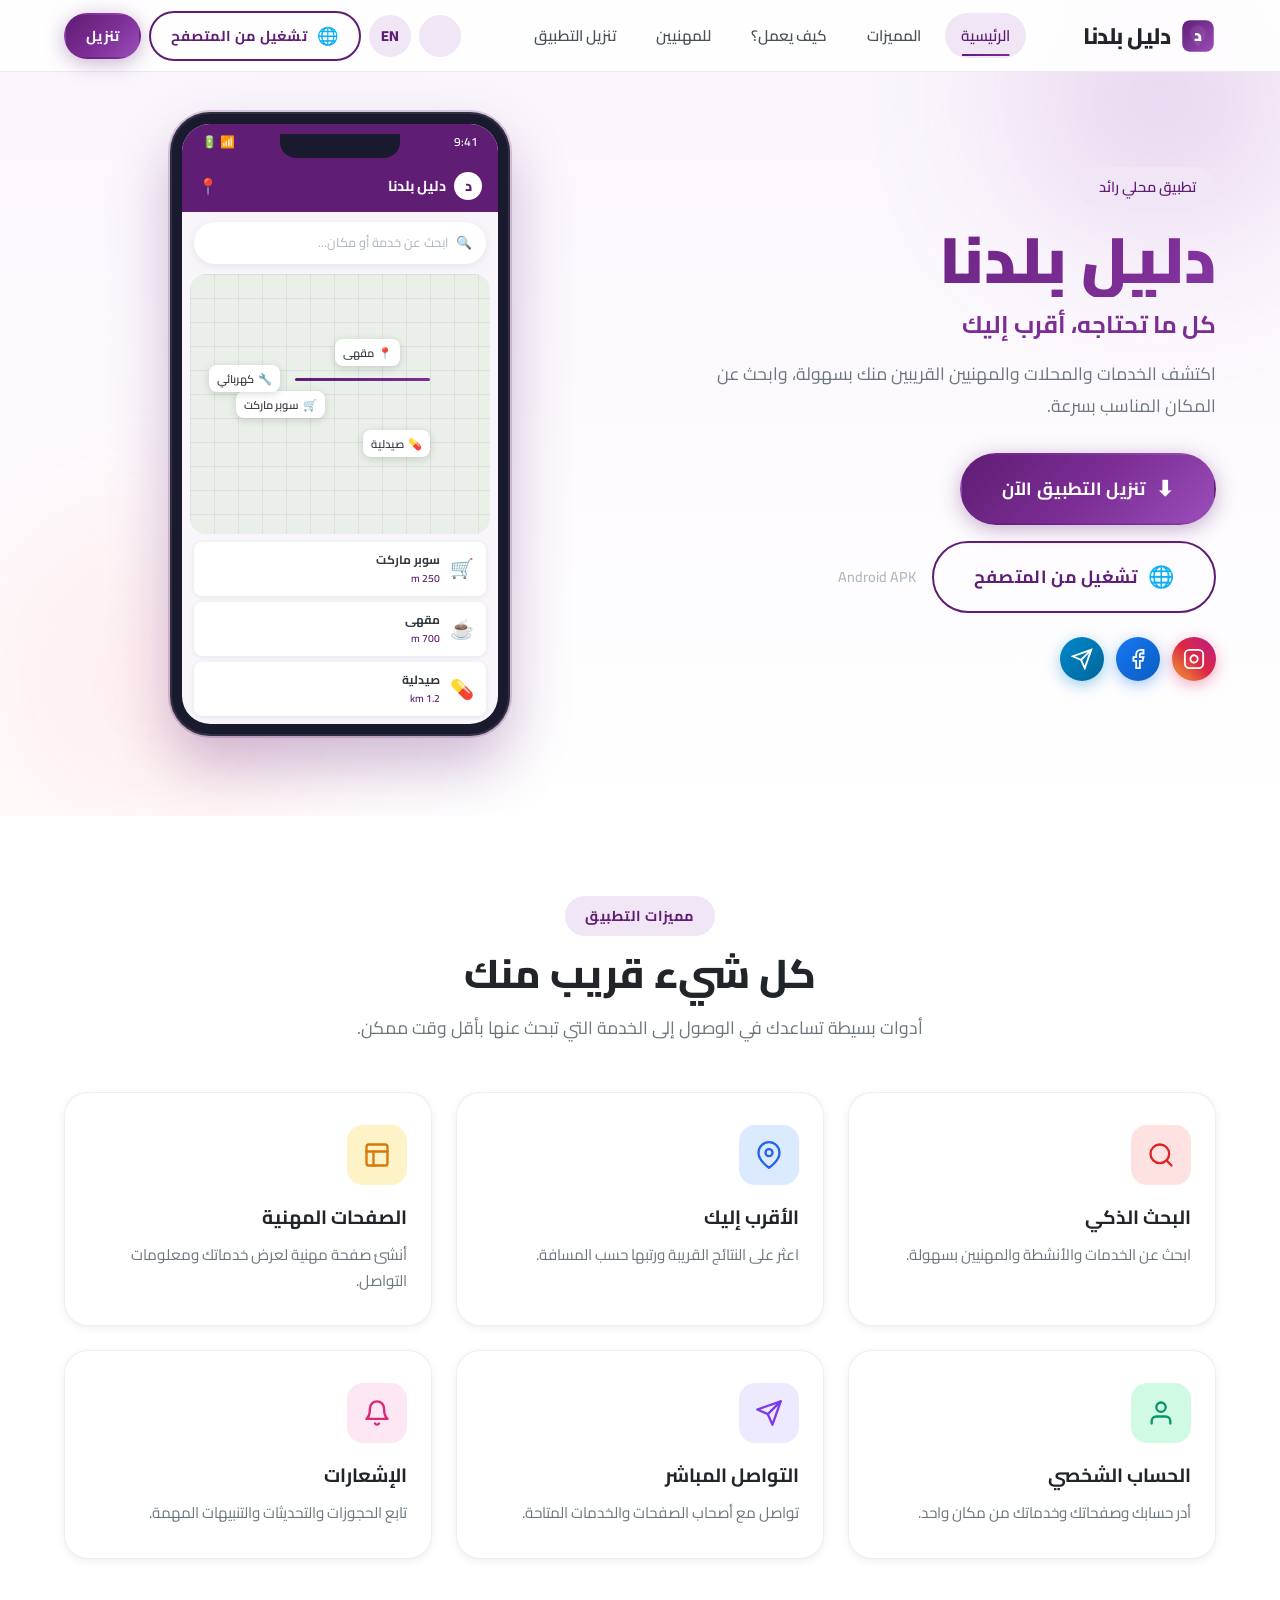
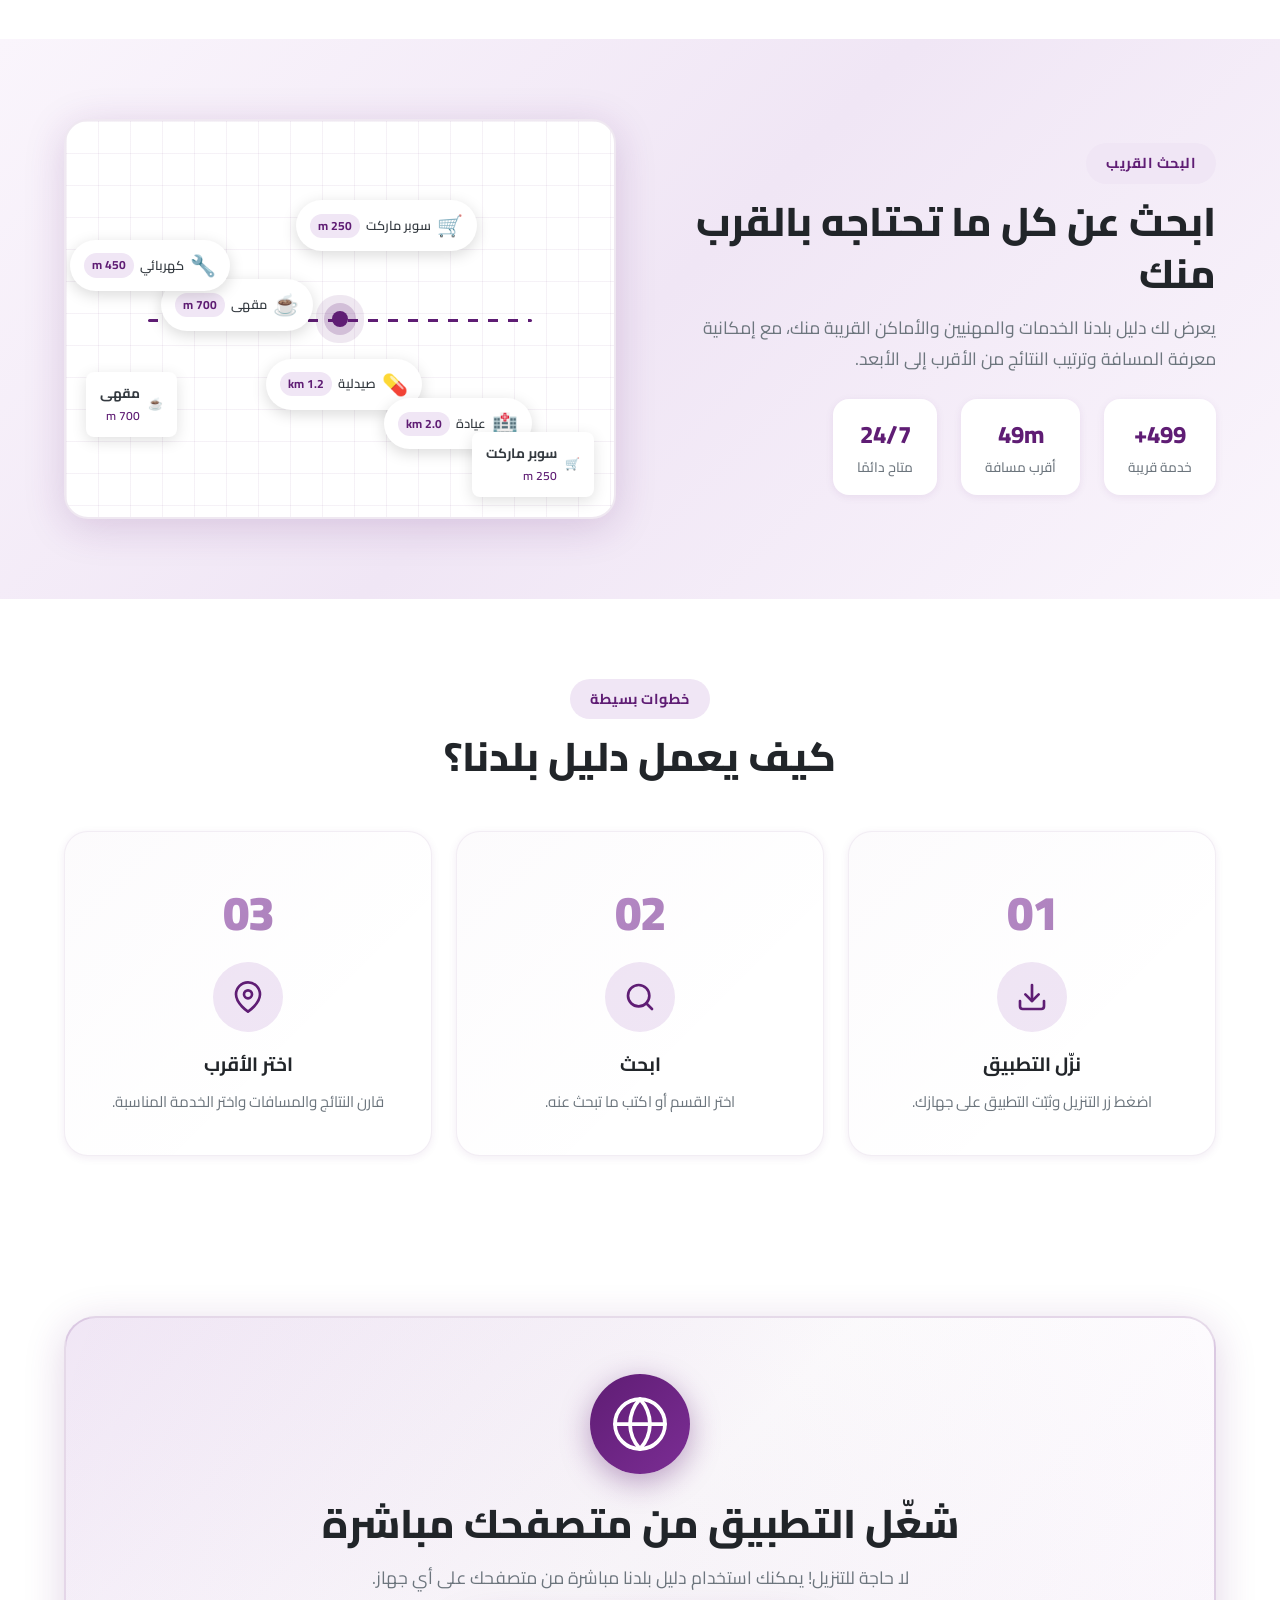
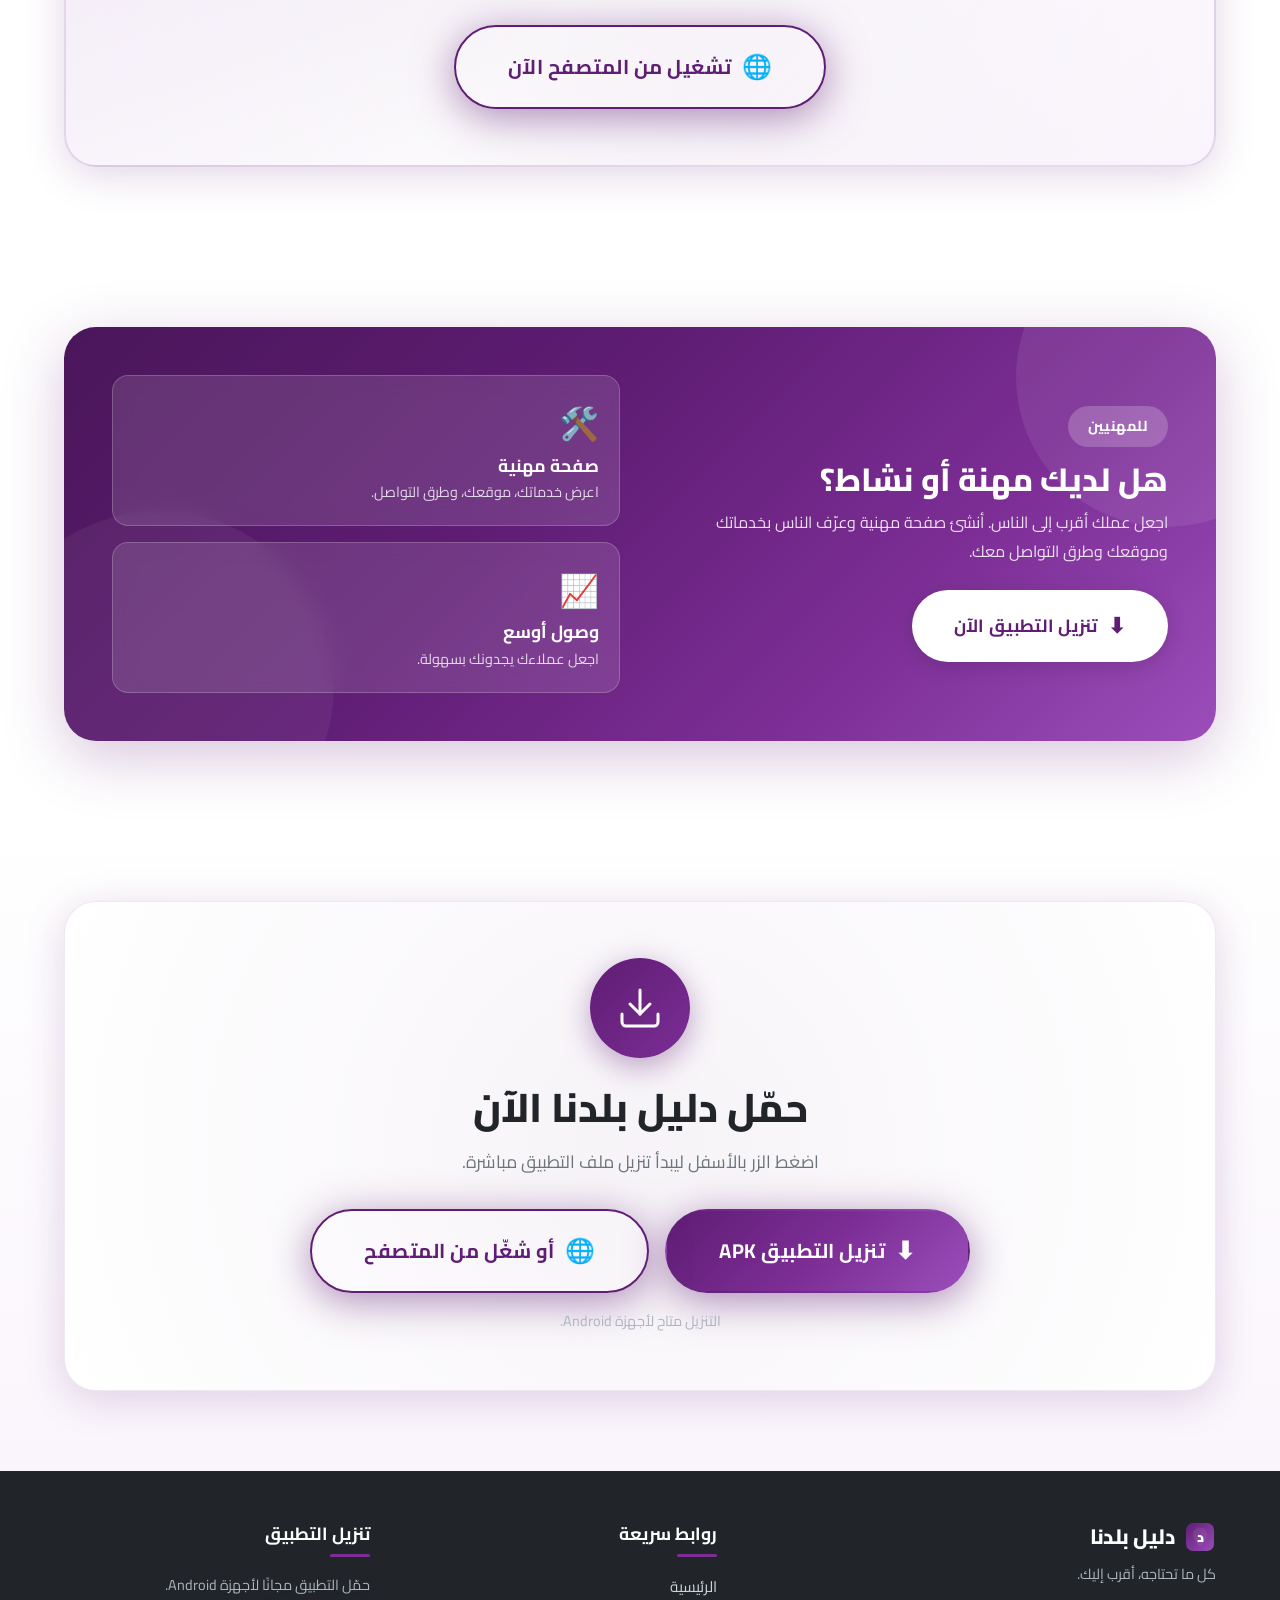
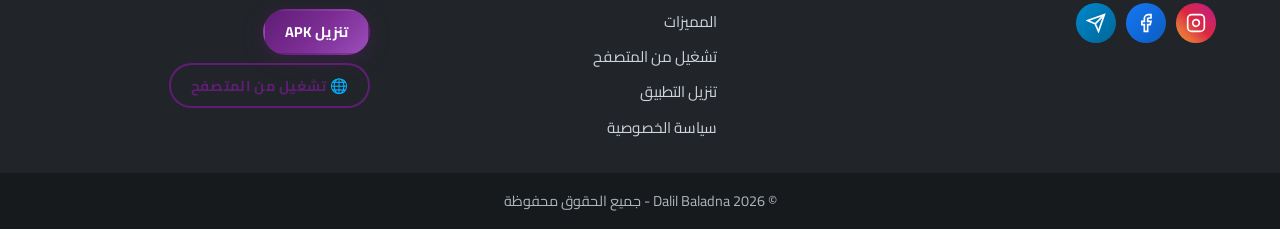
<file: index.html>
<!DOCTYPE html>
<html lang="ar" dir="rtl">
<head>
    <meta charset="UTF-8">
    <meta name="viewport" content="width=device-width, initial-scale=1.0">
    <title>دليل بلدنا | Dalil Baladna</title>
    <meta name="description" content="دليل بلدنا - منصة محلية للعثور على الخدمات والمحلات والمهنيين القريبين منك بسهولة.">
    <meta name="theme-color" content="#5f1d74">
    <meta property="og:title" content="دليل بلدنا | Dalil Baladna">
    <meta property="og:description" content="دليل بلدنا - منصة محلية للعثور على الخدمات والمحلات والمهنيين القريبين منك بسهولة.">
    <meta property="og:type" content="website">
    <meta property="og:url" content="https://dalilbaladna.github.io/dalil_baladna/">
    <meta property="og:image" content="favicon.svg">
    <link rel="icon" type="image/svg+xml" href="favicon.svg">
    <link rel="preconnect" href="https://fonts.googleapis.com">
    <link rel="preconnect" href="https://fonts.gstatic.com" crossorigin>
    <link href="https://fonts.googleapis.com/css2?family=Cairo:wght@300;400;500;600;700;800;900&family=Tajawal:wght@300;400;500;700;800&display=swap" rel="stylesheet">
    <link rel="stylesheet" href="style.css">
</head>
<body>

    <!-- Header / Navigation -->
    <header class="site-header" id="siteHeader">
        <nav class="container nav-container">
            <a href="#home" class="logo" aria-label="دليل بلدنا">
                <span class="logo-icon">
                    <svg width="36" height="36" viewBox="0 0 64 64" fill="none" xmlns="http://www.w3.org/2000/svg">
                        <defs>
                            <linearGradient id="logoGrad" x1="0%" y1="0%" x2="100%" y2="100%">
                                <stop offset="0%" style="stop-color:#5f1d74"/>
                                <stop offset="100%" style="stop-color:#9b4dba"/>
                            </linearGradient>
                        </defs>
                        <rect x="4" y="4" width="56" height="56" rx="14" fill="url(#logoGrad)"/>
                        <path d="M32 13 C24 13 18 19 18 27 C18 38 32 51 32 51 C32 51 46 38 46 27 C46 19 40 13 32 13Z" fill="rgba(255,255,255,0.08)"/>
                        <text x="32" y="41" text-anchor="middle" font-size="28" font-weight="900" fill="white" font-family="Cairo, sans-serif">د</text>
                    </svg>
                </span>
                <span class="logo-text" data-i18n="nav.logo">دليل بلدنا</span>
            </a>
            <ul class="nav-links" id="navLinks">
                <li><a href="#home" data-i18n="nav.home">الرئيسية</a></li>
                <li><a href="#features" data-i18n="nav.features">المميزات</a></li>
                <li><a href="#how-it-works" data-i18n="nav.how">كيف يعمل؟</a></li>
                <li><a href="#professionals" data-i18n="nav.professionals">للمهنيين</a></li>
                <li><a href="#download" data-i18n="nav.download">تنزيل التطبيق</a></li>
            </ul>
            <div class="nav-actions">
                <!-- زر الوضع الليلي -->
                <button class="theme-toggle" id="themeToggle" aria-label="Toggle dark mode">
                    <span class="theme-icon-dark">
                        <svg width="20" height="20" viewBox="0 0 24 24" fill="none" stroke="currentColor" stroke-width="2" stroke-linecap="round" stroke-linejoin="round">
                            <path d="M21 12.79A9 9 0 1 1 11.21 3 7 7 0 0 0 21 12.79z"/>
                        </svg>
                    </span>
                    <span class="theme-icon-light">
                        <svg width="20" height="20" viewBox="0 0 24 24" fill="none" stroke="currentColor" stroke-width="2" stroke-linecap="round" stroke-linejoin="round">
                            <circle cx="12" cy="12" r="5"/>
                            <line x1="12" y1="1" x2="12" y2="3"/>
                            <line x1="12" y1="21" x2="12" y2="23"/>
                            <line x1="4.22" y1="4.22" x2="5.64" y2="5.64"/>
                            <line x1="18.36" y1="18.36" x2="19.78" y2="19.78"/>
                            <line x1="1" y1="12" x2="3" y2="12"/>
                            <line x1="21" y1="12" x2="23" y2="12"/>
                            <line x1="4.22" y1="19.78" x2="5.64" y2="18.36"/>
                            <line x1="18.36" y1="5.64" x2="19.78" y2="4.22"/>
                        </svg>
                    </span>
                </button>
                <button class="lang-toggle" id="langToggle" aria-label="Change language">EN</button>
                <!-- زر تشغيل من المتصفح في الهيدر -->
                <a href="https://dalil-baladna.web.app" target="_blank" rel="noopener" class="btn btn-outline btn-sm nav-web-btn">
                    <span class="btn-icon">🌐</span>
                    <span data-i18n="nav.webApp">تشغيل من المتصفح</span>
                </a>
                <a href="https://github.com/dalilbaladna/dalilbaladna/releases/latest/download/dalil_baladna.apk" class="btn btn-primary btn-sm nav-download-btn" download data-i18n="nav.downloadBtn">تنزيل</a>
                <button class="hamburger" id="hamburger" aria-label="Toggle menu" aria-expanded="false">
                    <span></span><span></span><span></span>
                </button>
            </div>
        </nav>
    </header>

    <!-- Mobile Menu -->
    <div class="mobile-menu" id="mobileMenu">
        <ul>
            <li><a href="#home" data-i18n="nav.home">الرئيسية</a></li>
            <li><a href="#features" data-i18n="nav.features">المميزات</a></li>
            <li><a href="#how-it-works" data-i18n="nav.how">كيف يعمل؟</a></li>
            <li><a href="#professionals" data-i18n="nav.professionals">للمهنيين</a></li>
            <li><a href="#download" data-i18n="nav.download">تنزيل التطبيق</a></li>
            <li><a href="privacy-policy.html" data-i18n="nav.privacy">سياسة الخصوصية</a></li>
        </ul>
        <!-- زر تشغيل من المتصفح في القائمة الجانبية -->
        <a href="https://dalil-baladna.web.app" target="_blank" rel="noopener" class="btn btn-outline btn-block">
            <span class="btn-icon">🌐</span>
            <span data-i18n="nav.webApp">تشغيل من المتصفح</span>
        </a>
        <!-- أيقونات التواصل في القائمة الجانبية -->
        <div class="mobile-social-links">
            <a href="https://www.instagram.com/dalil_baladna?igsh=eHdxdWJkdHBzbTh5" target="_blank" rel="noopener" aria-label="Instagram">
                <svg width="22" height="22" viewBox="0 0 24 24" fill="none" stroke="currentColor" stroke-width="2"><rect x="2" y="2" width="20" height="20" rx="5"/><path d="M16 11.37A4 4 0 1 1 12.63 8 4 4 0 0 1 16 11.37z"/><line x1="17.5" y1="6.5" x2="17.51" y2="6.5"/></svg>
            </a>
            <a href="https://www.facebook.com/profile.php?id=61593283959326" target="_blank" rel="noopener" aria-label="Facebook">
                <svg width="22" height="22" viewBox="0 0 24 24" fill="none" stroke="currentColor" stroke-width="2"><path d="M18 2h-3a5 5 0 0 0-5 5v3H7v4h3v8h4v-8h3l1-4h-4V7a1 1 0 0 1 1-1h3z"/></svg>
            </a>
            <a href="https://t.me/boost/dalilbaladna" target="_blank" rel="noopener" aria-label="Telegram">
                <svg width="22" height="22" viewBox="0 0 24 24" fill="none" stroke="currentColor" stroke-width="2"><line x1="22" y1="2" x2="11" y2="13"/><polygon points="22 2 15 22 11 13 2 9 22 2"/></svg>
            </a>
        </div>
        <a href="https://github.com/dalilbaladna/dalilbaladna/releases/latest/download/dalil_baladna.apk" class="btn btn-primary btn-block" download data-i18n="nav.downloadBtn">تنزيل التطبيق</a>
    </div>

    <!-- Hero Section -->
    <section class="hero" id="home">
        <div class="hero-bg-shape hero-bg-1"></div>
        <div class="hero-bg-shape hero-bg-2"></div>
        <div class="container hero-container">
            <div class="hero-content">
                <span class="hero-badge" data-i18n="hero.badge">تطبيق محلي رائد</span>
                <h1 class="hero-title">
                    <span data-i18n="hero.title">دليل بلدنا</span>
                </h1>
                <p class="hero-subtitle" data-i18n="hero.subtitle">كل ما تحتاجه، أقرب إليك</p>
                <p class="hero-text" data-i18n="hero.text">اكتشف الخدمات والمحلات والمهنيين القريبين منك بسهولة، وابحث عن المكان المناسب بسرعة.</p>
                <div class="hero-actions">
                    <a href="https://github.com/dalilbaladna/dalilbaladna/releases/latest/download/dalil_baladna.apk" class="btn btn-primary btn-lg" download>
                        <span class="btn-icon">⬇</span>
                        <span data-i18n="hero.downloadBtn">تنزيل التطبيق الآن</span>
                    </a>
                    <a href="https://dalil-baladna.web.app" target="_blank" rel="noopener" class="btn btn-outline btn-lg">
                        <span class="btn-icon">🌐</span>
                        <span data-i18n="hero.webAppBtn">تشغيل من المتصفح</span>
                    </a>
                    <span class="hero-apk-label" data-i18n="hero.apkLabel">Android APK</span>
                </div>
                <!-- أيقونات التواصل في قسم الهيرو -->
                <div class="hero-social-links">
                    <a href="https://www.instagram.com/dalil_baladna?igsh=eHdxdWJkdHBzbTh5" target="_blank" rel="noopener" class="social-btn social-instagram" aria-label="Instagram">
                        <svg width="22" height="22" viewBox="0 0 24 24" fill="none" stroke="currentColor" stroke-width="2"><rect x="2" y="2" width="20" height="20" rx="5"/><path d="M16 11.37A4 4 0 1 1 12.63 8 4 4 0 0 1 16 11.37z"/><line x1="17.5" y1="6.5" x2="17.51" y2="6.5"/></svg>
                        <span class="social-tooltip" data-i18n="social.instagram">انستغرام</span>
                    </a>
                    <a href="https://www.facebook.com/profile.php?id=61593283959326" target="_blank" rel="noopener" class="social-btn social-facebook" aria-label="Facebook">
                        <svg width="22" height="22" viewBox="0 0 24 24" fill="none" stroke="currentColor" stroke-width="2"><path d="M18 2h-3a5 5 0 0 0-5 5v3H7v4h3v8h4v-8h3l1-4h-4V7a1 1 0 0 1 1-1h3z"/></svg>
                        <span class="social-tooltip" data-i18n="social.facebook">فيسبوك</span>
                    </a>
                    <a href="https://t.me/boost/dalilbaladna" target="_blank" rel="noopener" class="social-btn social-telegram" aria-label="Telegram">
                        <svg width="22" height="22" viewBox="0 0 24 24" fill="none" stroke="currentColor" stroke-width="2"><line x1="22" y1="2" x2="11" y2="13"/><polygon points="22 2 15 22 11 13 2 9 22 2"/></svg>
                        <span class="social-tooltip" data-i18n="social.telegram">تيليغرام</span>
                    </a>
                </div>
            </div>
            <div class="hero-phone-wrapper">
                <div class="phone-mockup animate-float">
                    <div class="phone-frame">
                        <div class="phone-notch"></div>
                        <div class="phone-screen">
                            <div class="phone-status-bar">
                                <span class="phone-time">9:41</span>
                                <span class="phone-icons">📶 🔋</span>
                            </div>
                            <div class="phone-app-header">
                                <span class="phone-app-logo">د</span>
                                <span class="phone-app-name" data-i18n="phone.appName">دليل بلدنا</span>
                                <span class="phone-app-location">📍</span>
                            </div>
                            <div class="phone-search-bar">
                                <span>🔍</span>
                                <span data-i18n="phone.searchPlaceholder">ابحث عن خدمة أو مكان...</span>
                            </div>
                            <div class="phone-map">
                                <div class="phone-map-grid"></div>
                                <div class="phone-pin" style="top: 25%; right: 30%;">
                                    <span>📍</span>
                                    <span class="pin-label">مقهى</span>
                                </div>
                                <div class="phone-pin" style="top: 45%; right: 55%;">
                                    <span>🛒</span>
                                    <span class="pin-label">سوبر ماركت</span>
                                </div>
                                <div class="phone-pin" style="top: 60%; right: 20%;">
                                    <span>💊</span>
                                    <span class="pin-label">صيدلية</span>
                                </div>
                                <div class="phone-pin" style="top: 35%; right: 70%;">
                                    <span>🔧</span>
                                    <span class="pin-label">كهربائي</span>
                                </div>
                                <div class="phone-route-line"></div>
                            </div>
                            <div class="phone-nearby">
                                <div class="phone-nearby-card">
                                    <span class="nearby-icon">🛒</span>
                                    <div class="nearby-info">
                                        <strong data-i18n="phone.nearby1">سوبر ماركت</strong>
                                        <span class="nearby-distance">250 m</span>
                                    </div>
                                </div>
                                <div class="phone-nearby-card">
                                    <span class="nearby-icon">☕</span>
                                    <div class="nearby-info">
                                        <strong data-i18n="phone.nearby2">مقهى</strong>
                                        <span class="nearby-distance">700 m</span>
                                    </div>
                                </div>
                                <div class="phone-nearby-card">
                                    <span class="nearby-icon">💊</span>
                                    <div class="nearby-info">
                                        <strong data-i18n="phone.nearby3">صيدلية</strong>
                                        <span class="nearby-distance">1.2 km</span>
                                    </div>
                                </div>
                            </div>
                        </div>
                    </div>
                </div>
            </div>
        </div>
    </section>

    <!-- Features Section -->
    <section class="features-section" id="features">
        <div class="container">
            <div class="section-header">
                <span class="section-badge" data-i18n="features.badge">مميزات التطبيق</span>
                <h2 class="section-title" data-i18n="features.title">كل شيء قريب منك</h2>
                <p class="section-desc" data-i18n="features.desc">أدوات بسيطة تساعدك في الوصول إلى الخدمة التي تبحث عنها بأقل وقت ممكن.</p>
            </div>
            <div class="features-grid">
                <div class="feature-card" data-animate>
                    <div class="feature-icon feature-icon-1">
                        <svg width="28" height="28" viewBox="0 0 24 24" fill="none" stroke="currentColor" stroke-width="2" stroke-linecap="round" stroke-linejoin="round"><circle cx="11" cy="11" r="8"/><line x1="21" y1="21" x2="16.65" y2="16.65"/></svg>
                    </div>
                    <h3 data-i18n="features.f1.title">البحث الذكي</h3>
                    <p data-i18n="features.f1.desc">ابحث عن الخدمات والأنشطة والمهنيين بسهولة.</p>
                </div>
                <div class="feature-card" data-animate>
                    <div class="feature-icon feature-icon-2">
                        <svg width="28" height="28" viewBox="0 0 24 24" fill="none" stroke="currentColor" stroke-width="2" stroke-linecap="round" stroke-linejoin="round"><path d="M21 10c0 7-9 13-9 13s-9-6-9-13a9 9 0 0 1 18 0z"/><circle cx="12" cy="10" r="3"/></svg>
                    </div>
                    <h3 data-i18n="features.f2.title">الأقرب إليك</h3>
                    <p data-i18n="features.f2.desc">اعثر على النتائج القريبة ورتبها حسب المسافة.</p>
                </div>
                <div class="feature-card" data-animate>
                    <div class="feature-icon feature-icon-3">
                        <svg width="28" height="28" viewBox="0 0 24 24" fill="none" stroke="currentColor" stroke-width="2" stroke-linecap="round" stroke-linejoin="round"><rect x="3" y="3" width="18" height="18" rx="2"/><line x1="3" y1="9" x2="21" y2="9"/><line x1="9" y1="21" x2="9" y2="9"/></svg>
                    </div>
                    <h3 data-i18n="features.f3.title">الصفحات المهنية</h3>
                    <p data-i18n="features.f3.desc">أنشئ صفحة مهنية لعرض خدماتك ومعلومات التواصل.</p>
                </div>
                <div class="feature-card" data-animate>
                    <div class="feature-icon feature-icon-4">
                        <svg width="28" height="28" viewBox="0 0 24 24" fill="none" stroke="currentColor" stroke-width="2" stroke-linecap="round" stroke-linejoin="round"><path d="M20 21v-2a4 4 0 0 0-4-4H8a4 4 0 0 0-4 4v2"/><circle cx="12" cy="7" r="4"/></svg>
                    </div>
                    <h3 data-i18n="features.f4.title">الحساب الشخصي</h3>
                    <p data-i18n="features.f4.desc">أدر حسابك وصفحاتك وخدماتك من مكان واحد.</p>
                </div>
                <div class="feature-card" data-animate>
                    <div class="feature-icon feature-icon-5">
                        <svg width="28" height="28" viewBox="0 0 24 24" fill="none" stroke="currentColor" stroke-width="2" stroke-linecap="round" stroke-linejoin="round"><path d="M22 2L11 13"/><path d="M22 2l-7 20-4-9-9-4 20-7z"/></svg>
                    </div>
                    <h3 data-i18n="features.f5.title">التواصل المباشر</h3>
                    <p data-i18n="features.f5.desc">تواصل مع أصحاب الصفحات والخدمات المتاحة.</p>
                </div>
                <div class="feature-card" data-animate>
                    <div class="feature-icon feature-icon-6">
                        <svg width="28" height="28" viewBox="0 0 24 24" fill="none" stroke="currentColor" stroke-width="2" stroke-linecap="round" stroke-linejoin="round"><path d="M18 8A6 6 0 0 0 6 8c0 7-3 9-3 9h18s-3-2-3-9"/><path d="M13.73 21a2 2 0 0 1-3.46 0"/></svg>
                    </div>
                    <h3 data-i18n="features.f6.title">الإشعارات</h3>
                    <p data-i18n="features.f6.desc">تابع الحجوزات والتحديثات والتنبيهات المهمة.</p>
                </div>
            </div>
        </div>
    </section>

    <!-- Nearby Search Section -->
    <section class="nearby-section" id="nearby">
        <div class="container nearby-container">
            <div class="nearby-content">
                <span class="section-badge" data-i18n="nearby.badge">البحث القريب</span>
                <h2 class="section-title" data-i18n="nearby.title">ابحث عن كل ما تحتاجه بالقرب منك</h2>
                <p class="section-desc" data-i18n="nearby.text">يعرض لك دليل بلدنا الخدمات والمهنيين والأماكن القريبة منك، مع إمكانية معرفة المسافة وترتيب النتائج من الأقرب إلى الأبعد.</p>
                <div class="nearby-stats">
                    <div class="stat-item">
                        <span class="stat-number">+500</span>
                        <span class="stat-label" data-i18n="nearby.stat1">خدمة قريبة</span>
                    </div>
                    <div class="stat-item">
                        <span class="stat-number">50m</span>
                        <span class="stat-label" data-i18n="nearby.stat2">أقرب مسافة</span>
                    </div>
                    <div class="stat-item">
                        <span class="stat-number">24/7</span>
                        <span class="stat-label" data-i18n="nearby.stat3">متاح دائمًا</span>
                    </div>
                </div>
            </div>
            <div class="map-visual" data-animate>
                <div class="map-grid-bg"></div>
                <div class="map-pin" style="top: 20%; right: 25%;">
                    <span class="map-pin-icon">🛒</span>
                    <span class="map-pin-label">سوبر ماركت</span>
                    <span class="map-pin-distance">250 m</span>
                </div>
                <div class="map-pin" style="top: 40%; right: 55%;">
                    <span class="map-pin-icon">☕</span>
                    <span class="map-pin-label">مقهى</span>
                    <span class="map-pin-distance">700 m</span>
                </div>
                <div class="map-pin" style="top: 60%; right: 35%;">
                    <span class="map-pin-icon">💊</span>
                    <span class="map-pin-label">صيدلية</span>
                    <span class="map-pin-distance">1.2 km</span>
                </div>
                <div class="map-pin" style="top: 30%; right: 70%;">
                    <span class="map-pin-icon">🔧</span>
                    <span class="map-pin-label">كهربائي</span>
                    <span class="map-pin-distance">450 m</span>
                </div>
                <div class="map-pin" style="top: 70%; right: 15%;">
                    <span class="map-pin-icon">🏥</span>
                    <span class="map-pin-label">عيادة</span>
                    <span class="map-pin-distance">2.0 km</span>
                </div>
                <div class="map-route-dashed"></div>
                <div class="map-center-dot"></div>
                <div class="map-floating-card map-card-1">
                    <span class="map-card-icon">🛒</span>
                    <div>
                        <strong>سوبر ماركت</strong>
                        <span>250 m</span>
                    </div>
                </div>
                <div class="map-floating-card map-card-2">
                    <span class="map-card-icon">☕</span>
                    <div>
                        <strong>مقهى</strong>
                        <span>700 m</span>
                    </div>
                </div>
            </div>
        </div>
    </section>

    <!-- How It Works Section -->
    <section class="how-section" id="how-it-works">
        <div class="container">
            <div class="section-header">
                <span class="section-badge" data-i18n="how.badge">خطوات بسيطة</span>
                <h2 class="section-title" data-i18n="how.title">كيف يعمل دليل بلدنا؟</h2>
            </div>
            <div class="steps-grid">
                <div class="step-card" data-animate>
                    <div class="step-number">01</div>
                    <div class="step-icon">
                        <svg width="32" height="32" viewBox="0 0 24 24" fill="none" stroke="currentColor" stroke-width="2" stroke-linecap="round" stroke-linejoin="round"><path d="M21 15v4a2 2 0 0 1-2 2H5a2 2 0 0 1-2-2v-4"/><polyline points="7 10 12 15 17 10"/><line x1="12" y1="15" x2="12" y2="3"/></svg>
                    </div>
                    <h3 data-i18n="how.step1.title">نزّل التطبيق</h3>
                    <p data-i18n="how.step1.desc">اضغط زر التنزيل وثبّت التطبيق على جهازك.</p>
                </div>
                <div class="step-card" data-animate>
                    <div class="step-number">02</div>
                    <div class="step-icon">
                        <svg width="32" height="32" viewBox="0 0 24 24" fill="none" stroke="currentColor" stroke-width="2" stroke-linecap="round" stroke-linejoin="round"><circle cx="11" cy="11" r="8"/><line x1="21" y1="21" x2="16.65" y2="16.65"/></svg>
                    </div>
                    <h3 data-i18n="how.step2.title">ابحث</h3>
                    <p data-i18n="how.step2.desc">اختر القسم أو اكتب ما تبحث عنه.</p>
                </div>
                <div class="step-card" data-animate>
                    <div class="step-number">03</div>
                    <div class="step-icon">
                        <svg width="32" height="32" viewBox="0 0 24 24" fill="none" stroke="currentColor" stroke-width="2" stroke-linecap="round" stroke-linejoin="round"><path d="M21 10c0 7-9 13-9 13s-9-6-9-13a9 9 0 0 1 18 0z"/><circle cx="12" cy="10" r="3"/></svg>
                    </div>
                    <h3 data-i18n="how.step3.title">اختر الأقرب</h3>
                    <p data-i18n="how.step3.desc">قارن النتائج والمسافات واختر الخدمة المناسبة.</p>
                </div>
            </div>
        </div>
    </section>

    <!-- Web App Section (جديد) -->
    <section class="web-app-section" id="web-app">
        <div class="container">
            <div class="web-app-card">
                <div class="web-app-icon">
                    <svg width="60" height="60" viewBox="0 0 24 24" fill="none" stroke="currentColor" stroke-width="1.5" stroke-linecap="round" stroke-linejoin="round">
                        <circle cx="12" cy="12" r="10"/>
                        <line x1="2" y1="12" x2="22" y2="12"/>
                        <path d="M12 2a15.3 15.3 0 0 1 4 10 15.3 15.3 0 0 1-4 10 15.3 15.3 0 0 1-4-10 15.3 15.3 0 0 1 4-10z"/>
                    </svg>
                </div>
                <h2 class="section-title" data-i18n="webapp.title">شغّل التطبيق من متصفحك مباشرة</h2>
                <p class="section-desc" data-i18n="webapp.text">لا حاجة للتنزيل! يمكنك استخدام دليل بلدنا مباشرة من متصفحك على أي جهاز.</p>
                <a href="https://dalil-baladna.web.app" target="_blank" rel="noopener" class="btn btn-outline btn-xl">
                    <span class="btn-icon">🌐</span>
                    <span data-i18n="webapp.btn">تشغيل من المتصفح الآن</span>
                </a>
            </div>
        </div>
    </section>

    <!-- Professionals Section -->
    <section class="professionals-section" id="professionals">
        <div class="container">
            <div class="professionals-card">
                <div class="professionals-content">
                    <span class="section-badge badge-light" data-i18n="pro.badge">للمهنيين</span>
                    <h2 class="section-title text-white" data-i18n="pro.title">هل لديك مهنة أو نشاط؟</h2>
                    <p class="section-desc text-light" data-i18n="pro.text">اجعل عملك أقرب إلى الناس. أنشئ صفحة مهنية وعرّف الناس بخدماتك وموقعك وطرق التواصل معك.</p>
                    <a href="https://github.com/dalilbaladna/dalilbaladna/releases/latest/download/dalil_baladna.apk" class="btn btn-light btn-lg" download>
                        <span class="btn-icon">⬇</span>
                        <span data-i18n="pro.downloadBtn">تنزيل التطبيق الآن</span>
                    </a>
                </div>
                <div class="professionals-visual">
                    <div class="pro-visual-card">
                        <span class="pro-visual-icon">🛠️</span>
                        <h4 data-i18n="pro.cardTitle">صفحة مهنية</h4>
                        <p data-i18n="pro.cardText">اعرض خدماتك، موقعك، وطرق التواصل.</p>
                    </div>
                    <div class="pro-visual-card pro-card-2">
                        <span class="pro-visual-icon">📈</span>
                        <h4 data-i18n="pro.cardTitle2">وصول أوسع</h4>
                        <p data-i18n="pro.cardText2">اجعل عملاءك يجدونك بسهولة.</p>
                    </div>
                </div>
            </div>
        </div>
    </section>

    <!-- Download Section -->
    <section class="download-section" id="download">
        <div class="container">
            <div class="download-card">
                <div class="download-icon-circle">
                    <svg width="48" height="48" viewBox="0 0 24 24" fill="none" stroke="currentColor" stroke-width="1.5" stroke-linecap="round" stroke-linejoin="round"><path d="M21 15v4a2 2 0 0 1-2 2H5a2 2 0 0 1-2-2v-4"/><polyline points="7 10 12 15 17 10"/><line x1="12" y1="15" x2="12" y2="3"/></svg>
                </div>
                <h2 class="section-title" data-i18n="download.title">حمّل دليل بلدنا الآن</h2>
                <p class="section-desc" data-i18n="download.text">اضغط الزر بالأسفل ليبدأ تنزيل ملف التطبيق مباشرة.</p>
                <div class="download-buttons">
                    <a href="https://github.com/dalilbaladna/dalilbaladna/releases/latest/download/dalil_baladna.apk" class="btn btn-primary btn-xl" download>
                        <span class="btn-icon">⬇</span>
                        <span data-i18n="download.btn">تنزيل التطبيق APK</span>
                    </a>
                    <a href="https://dalil-baladna.web.app" target="_blank" rel="noopener" class="btn btn-outline btn-xl">
                        <span class="btn-icon">🌐</span>
                        <span data-i18n="download.webBtn">أو شغّل من المتصفح</span>
                    </a>
                </div>
                <p class="download-note" data-i18n="download.note">التنزيل متاح لأجهزة Android.</p>
            </div>
        </div>
    </section>

    <!-- Footer -->
    <footer class="site-footer">
        <div class="container footer-container">
            <div class="footer-col footer-brand-col">
                <a href="#home" class="logo footer-logo">
                    <span class="logo-icon">
                        <svg width="32" height="32" viewBox="0 0 64 64" fill="none" xmlns="http://www.w3.org/2000/svg">
                            <defs>
                                <linearGradient id="footerLogoGrad" x1="0%" y1="0%" x2="100%" y2="100%">
                                    <stop offset="0%" style="stop-color:#5f1d74"/>
                                    <stop offset="100%" style="stop-color:#9b4dba"/>
                                </linearGradient>
                            </defs>
                            <rect x="4" y="4" width="56" height="56" rx="14" fill="url(#footerLogoGrad)"/>
                            <path d="M32 13 C24 13 18 19 18 27 C18 38 32 51 32 51 C32 51 46 38 46 27 C46 19 40 13 32 13Z" fill="rgba(255,255,255,0.08)"/>
                            <text x="32" y="41" text-anchor="middle" font-size="28" font-weight="900" fill="white" font-family="Cairo, sans-serif">د</text>
                        </svg>
                    </span>
                    <span class="logo-text" data-i18n="nav.logo">دليل بلدنا</span>
                </a>
                <p class="footer-tagline" data-i18n="footer.tagline">كل ما تحتاجه، أقرب إليك.</p>
                <!-- أيقونات التواصل في الفوتر -->
                <div class="footer-social-links">
                    <a href="https://www.instagram.com/dalil_baladna?igsh=eHdxdWJkdHBzbTh5" target="_blank" rel="noopener" class="footer-social-btn footer-social-instagram" aria-label="Instagram">
                        <svg width="20" height="20" viewBox="0 0 24 24" fill="none" stroke="currentColor" stroke-width="2"><rect x="2" y="2" width="20" height="20" rx="5"/><path d="M16 11.37A4 4 0 1 1 12.63 8 4 4 0 0 1 16 11.37z"/><line x1="17.5" y1="6.5" x2="17.51" y2="6.5"/></svg>
                    </a>
                    <a href="https://www.facebook.com/profile.php?id=61593283959326" target="_blank" rel="noopener" class="footer-social-btn footer-social-facebook" aria-label="Facebook">
                        <svg width="20" height="20" viewBox="0 0 24 24" fill="none" stroke="currentColor" stroke-width="2"><path d="M18 2h-3a5 5 0 0 0-5 5v3H7v4h3v8h4v-8h3l1-4h-4V7a1 1 0 0 1 1-1h3z"/></svg>
                    </a>
                    <a href="https://t.me/boost/dalilbaladna" target="_blank" rel="noopener" class="footer-social-btn footer-social-telegram" aria-label="Telegram">
                        <svg width="20" height="20" viewBox="0 0 24 24" fill="none" stroke="currentColor" stroke-width="2"><line x1="22" y1="2" x2="11" y2="13"/><polygon points="22 2 15 22 11 13 2 9 22 2"/></svg>
                    </a>
                </div>
            </div>
            <div class="footer-col">
                <h4 data-i18n="footer.linksTitle">روابط سريعة</h4>
                <ul class="footer-links">
                    <li><a href="#home" data-i18n="nav.home">الرئيسية</a></li>
                    <li><a href="#features" data-i18n="nav.features">المميزات</a></li>
                    <li><a href="#web-app" data-i18n="footer.webApp">تشغيل من المتصفح</a></li>
                    <li><a href="#download" data-i18n="nav.download">تنزيل التطبيق</a></li>
                    <li><a href="privacy-policy.html" id="privacyLink" data-i18n="nav.privacy">سياسة الخصوصية</a></li>
                </ul>
            </div>
            <div class="footer-col">
                <h4 data-i18n="footer.downloadTitle">تنزيل التطبيق</h4>
                <p class="footer-download-text" data-i18n="footer.downloadText">حمّل التطبيق مجانًا لأجهزة Android.</p>
                <a href="https://github.com/dalilbaladna/dalilbaladna/releases/latest/download/dalil_baladna.apk" class="btn btn-primary btn-sm" download data-i18n="footer.downloadBtn">تنزيل APK</a>
                <a href="https://dalil-baladna.web.app" target="_blank" rel="noopener" class="btn btn-outline btn-sm footer-web-btn" data-i18n="footer.webBtn">🌐 تشغيل من المتصفح</a>
            </div>
        </div>
        <div class="footer-bottom">
            <div class="container">
                <p>&copy; 2026 Dalil Baladna - <span data-i18n="footer.rights">جميع الحقوق محفوظة</span></p>
            </div>
        </div>
    </footer>

    <script src="script.js"></script>
</body>
</html>
</file>
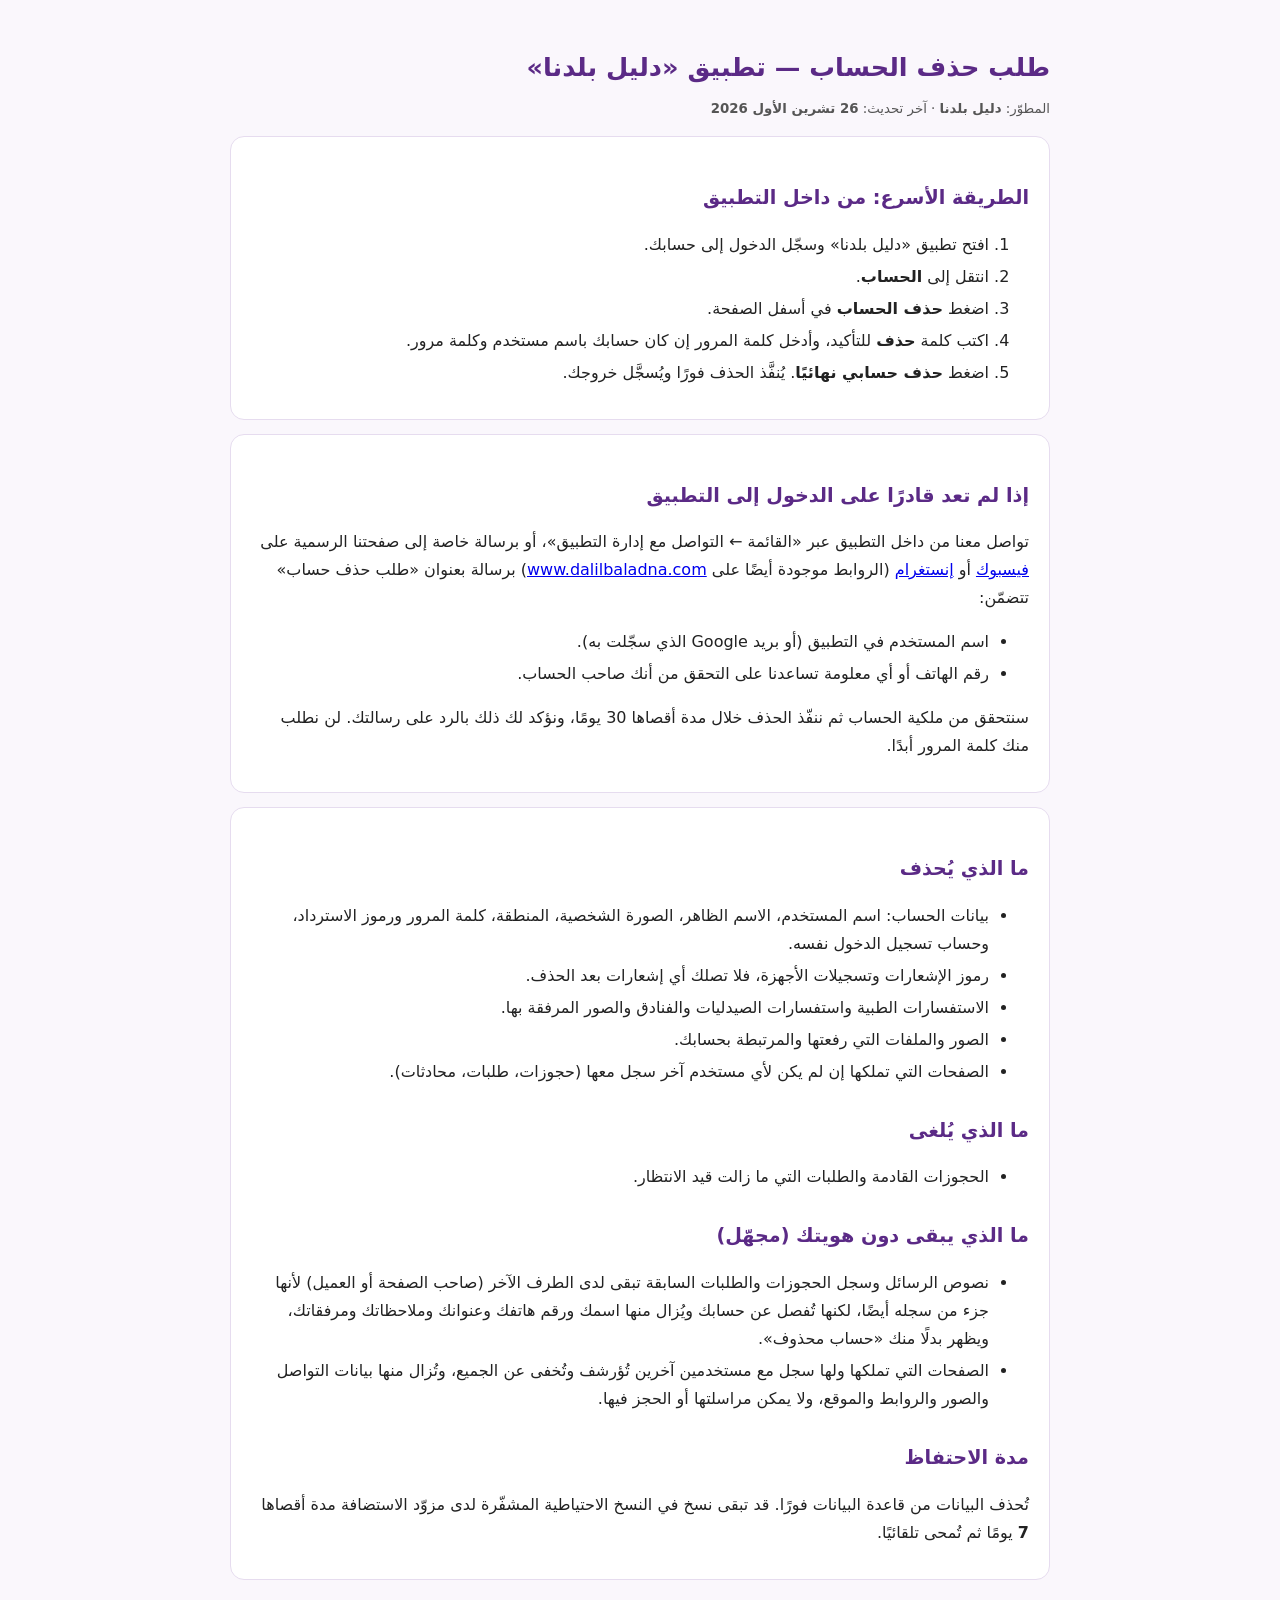
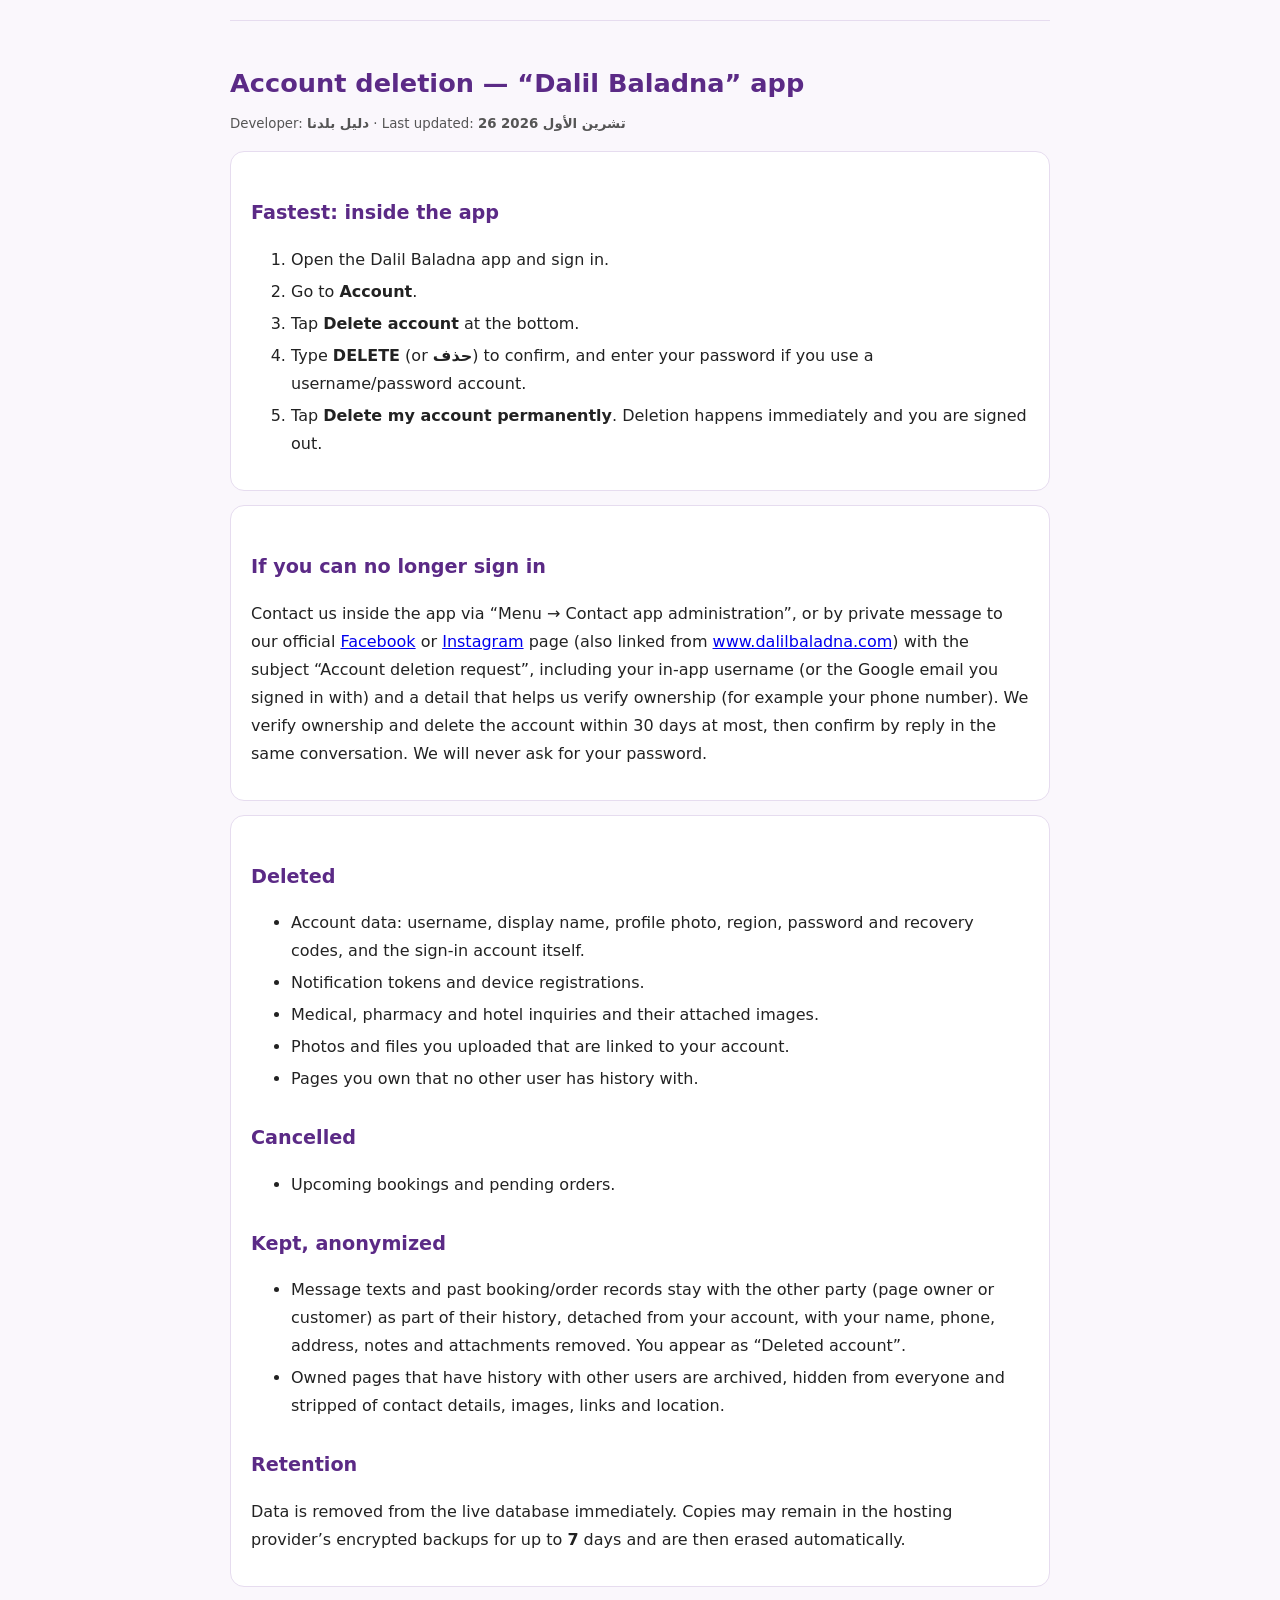
<file: account_deletion.html>
<!doctype html>
<html lang="ar" dir="rtl">
<head>
<meta charset="utf-8">
<meta name="viewport" content="width=device-width, initial-scale=1">
<title>حذف الحساب — دليل بلدنا | Account deletion — Dalil Baladna</title>
<meta name="robots" content="index,follow">
<style>
  :root{--p:#5b2a86;--bg:#faf7fc;--mut:#555}
  body{font-family:system-ui,-apple-system,"Segoe UI",Tahoma,"Noto Naskh Arabic",sans-serif;background:var(--bg);color:#222;margin:0;line-height:1.75}
  main{max-width:820px;margin:0 auto;padding:24px 18px 60px}
  h1{color:var(--p);font-size:1.6rem;margin-bottom:4px}
  h2{color:var(--p);font-size:1.2rem;margin-top:28px}
  .card{background:#fff;border:1px solid #e6dcef;border-radius:14px;padding:16px 20px;margin:14px 0}
  .ph{font-weight:700}
  .en{direction:ltr;text-align:left}
  hr{border:0;border-top:1px solid #e6dcef;margin:40px 0}
  small{color:var(--mut)}
  ol li,ul li{margin:4px 0}
</style>
</head>
<body>
<main>
<!-- PLACEHOLDERS (search for "ph"): دليل بلدنا, in-app support, 7, 26 تشرين الأول 2026 -->
<section>
  <h1>طلب حذف الحساب — تطبيق «دليل بلدنا»</h1>
  <small>المطوّر: <span class="ph">دليل بلدنا</span> · آخر تحديث: <span class="ph">26 تشرين الأول 2026</span></small>

  <div class="card">
    <h2>الطريقة الأسرع: من داخل التطبيق</h2>
    <ol>
      <li>افتح تطبيق «دليل بلدنا» وسجّل الدخول إلى حسابك.</li>
      <li>انتقل إلى <b>الحساب</b>.</li>
      <li>اضغط <b>حذف الحساب</b> في أسفل الصفحة.</li>
      <li>اكتب كلمة <b>حذف</b> للتأكيد، وأدخل كلمة المرور إن كان حسابك باسم مستخدم وكلمة مرور.</li>
      <li>اضغط <b>حذف حسابي نهائيًا</b>. يُنفَّذ الحذف فورًا ويُسجَّل خروجك.</li>
    </ol>
  </div>

  <div class="card">
    <h2>إذا لم تعد قادرًا على الدخول إلى التطبيق</h2>
    <p>تواصل معنا من داخل التطبيق عبر «القائمة ← التواصل مع إدارة التطبيق»، أو برسالة خاصة إلى صفحتنا الرسمية على <a href="https://www.facebook.com/profile.php?id=61593283959326">فيسبوك</a> أو <a href="https://www.instagram.com/dalil_baladna">إنستغرام</a> (الروابط موجودة أيضًا على <a href="https://www.dalilbaladna.com">www.dalilbaladna.com</a>) برسالة بعنوان «طلب حذف حساب» تتضمّن:</p>
    <ul>
      <li>اسم المستخدم في التطبيق (أو بريد Google الذي سجّلت به).</li>
      <li>رقم الهاتف أو أي معلومة تساعدنا على التحقق من أنك صاحب الحساب.</li>
    </ul>
    <p>سنتحقق من ملكية الحساب ثم ننفّذ الحذف خلال مدة أقصاها 30 يومًا، ونؤكد لك ذلك بالرد على رسالتك. لن نطلب منك كلمة المرور أبدًا.</p>
  </div>

  <div class="card">
    <h2>ما الذي يُحذف</h2>
    <ul>
      <li>بيانات الحساب: اسم المستخدم، الاسم الظاهر، الصورة الشخصية، المنطقة، كلمة المرور ورموز الاسترداد، وحساب تسجيل الدخول نفسه.</li>
      <li>رموز الإشعارات وتسجيلات الأجهزة، فلا تصلك أي إشعارات بعد الحذف.</li>
      <li>الاستفسارات الطبية واستفسارات الصيدليات والفنادق والصور المرفقة بها.</li>
      <li>الصور والملفات التي رفعتها والمرتبطة بحسابك.</li>
      <li>الصفحات التي تملكها إن لم يكن لأي مستخدم آخر سجل معها (حجوزات، طلبات، محادثات).</li>
    </ul>
    <h2>ما الذي يُلغى</h2>
    <ul><li>الحجوزات القادمة والطلبات التي ما زالت قيد الانتظار.</li></ul>
    <h2>ما الذي يبقى دون هويتك (مجهّل)</h2>
    <ul>
      <li>نصوص الرسائل وسجل الحجوزات والطلبات السابقة تبقى لدى الطرف الآخر (صاحب الصفحة أو العميل) لأنها جزء من سجله أيضًا، لكنها تُفصل عن حسابك ويُزال منها اسمك ورقم هاتفك وعنوانك وملاحظاتك ومرفقاتك، ويظهر بدلًا منك «حساب محذوف».</li>
      <li>الصفحات التي تملكها ولها سجل مع مستخدمين آخرين تُؤرشف وتُخفى عن الجميع، وتُزال منها بيانات التواصل والصور والروابط والموقع، ولا يمكن مراسلتها أو الحجز فيها.</li>
    </ul>
    <h2>مدة الاحتفاظ</h2>
    <p>تُحذف البيانات من قاعدة البيانات فورًا. قد تبقى نسخ في النسخ الاحتياطية المشفّرة لدى مزوّد الاستضافة مدة أقصاها <span class="ph">7</span> يومًا ثم تُمحى تلقائيًا.</p>
  </div>
</section>

<hr>

<section class="en" lang="en" dir="ltr">
  <h1>Account deletion — “Dalil Baladna” app</h1>
  <small>Developer: <span class="ph">دليل بلدنا</span> · Last updated: <span class="ph">26 تشرين الأول 2026</span></small>
  <div class="card">
    <h2>Fastest: inside the app</h2>
    <ol>
      <li>Open the Dalil Baladna app and sign in.</li>
      <li>Go to <b>Account</b>.</li>
      <li>Tap <b>Delete account</b> at the bottom.</li>
      <li>Type <b>DELETE</b> (or <b>حذف</b>) to confirm, and enter your password if you use a username/password account.</li>
      <li>Tap <b>Delete my account permanently</b>. Deletion happens immediately and you are signed out.</li>
    </ol>
  </div>
  <div class="card">
    <h2>If you can no longer sign in</h2>
    <p>Contact us inside the app via “Menu → Contact app administration”, or by private message to our official <a href="https://www.facebook.com/profile.php?id=61593283959326">Facebook</a> or <a href="https://www.instagram.com/dalil_baladna">Instagram</a> page (also linked from <a href="https://www.dalilbaladna.com">www.dalilbaladna.com</a>) with the subject “Account deletion request”, including your in-app username (or the Google email you signed in with) and a detail that helps us verify ownership (for example your phone number). We verify ownership and delete the account within 30 days at most, then confirm by reply in the same conversation. We will never ask for your password.</p>
  </div>
  <div class="card">
    <h2>Deleted</h2>
    <ul>
      <li>Account data: username, display name, profile photo, region, password and recovery codes, and the sign-in account itself.</li>
      <li>Notification tokens and device registrations.</li>
      <li>Medical, pharmacy and hotel inquiries and their attached images.</li>
      <li>Photos and files you uploaded that are linked to your account.</li>
      <li>Pages you own that no other user has history with.</li>
    </ul>
    <h2>Cancelled</h2>
    <ul><li>Upcoming bookings and pending orders.</li></ul>
    <h2>Kept, anonymized</h2>
    <ul>
      <li>Message texts and past booking/order records stay with the other party (page owner or customer) as part of their history, detached from your account, with your name, phone, address, notes and attachments removed. You appear as “Deleted account”.</li>
      <li>Owned pages that have history with other users are archived, hidden from everyone and stripped of contact details, images, links and location.</li>
    </ul>
    <h2>Retention</h2>
    <p>Data is removed from the live database immediately. Copies may remain in the hosting provider’s encrypted backups for up to <span class="ph">7</span> days and are then erased automatically.</p>
  </div>
</section>
</main>
</body>
</html>
</file>
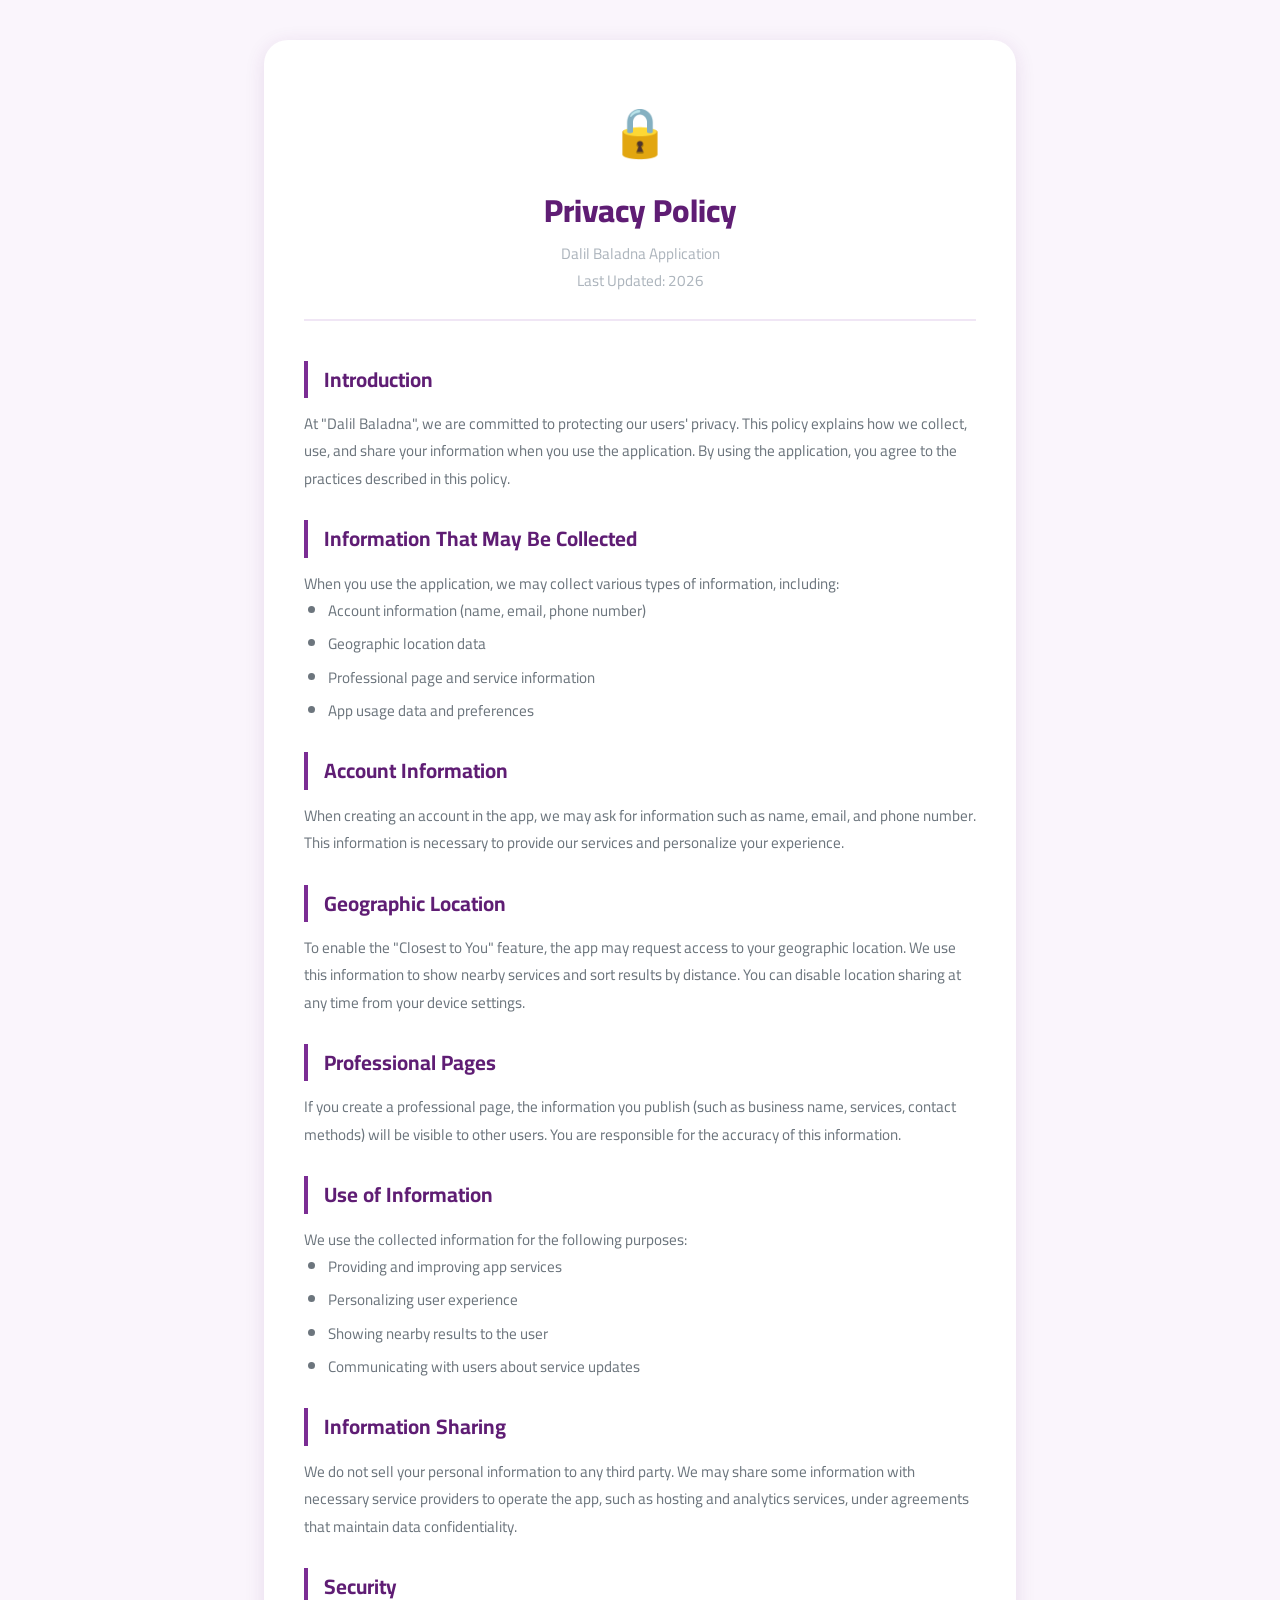
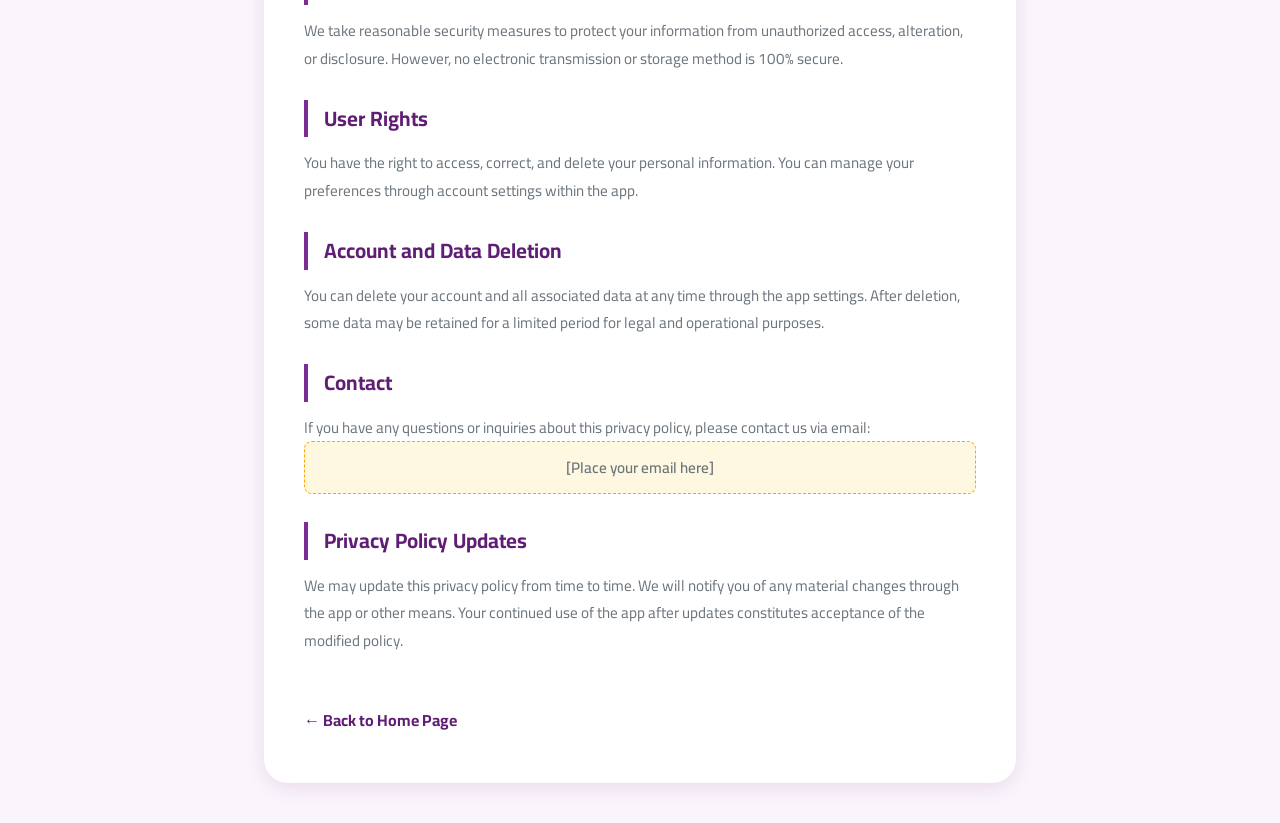
<file: privacy-policy-en.html>
<!DOCTYPE html>
<html lang="en" dir="ltr">
<head>
    <meta charset="UTF-8">
    <meta name="viewport" content="width=device-width, initial-scale=1.0">
    <title>Privacy Policy | Dalil Baladna</title>
    <meta name="description" content="Privacy Policy for Dalil Baladna app - Learn how we collect, use, and protect your data.">
    <meta name="theme-color" content="#5f1d74">
    <link rel="icon" type="image/svg+xml" href="favicon.svg">
    <link href="https://fonts.googleapis.com/css2?family=Cairo:wght@300;400;500;600;700;800;900&family=Tajawal:wght@300;400;500;700;800&display=swap" rel="stylesheet">
    <style>
        :root {
            --primary: #5f1d74;
            --primary-light: #7b2d94;
            --primary-bg: #faf5fc;
            --primary-soft: #f0e6f5;
            --gray-800: #343a40;
            --gray-600: #6c757d;
            --gray-500: #adb5bd;
            --white: #ffffff;
            --radius-lg: 24px;
            --shadow-md: 0 4px 20px rgba(95, 29, 116, 0.12);
        }
        * { margin: 0; padding: 0; box-sizing: border-box; }
        body { font-family: 'Cairo', 'Tajawal', sans-serif; background: var(--primary-bg); color: var(--gray-800); line-height: 1.8; }
        .container { max-width: 800px; margin: 0 auto; padding: 40px 24px; }
        .policy-card { background: var(--white); border-radius: var(--radius-lg); padding: 48px 40px; box-shadow: var(--shadow-md); }
        .policy-header { text-align: center; margin-bottom: 40px; padding-bottom: 24px; border-bottom: 2px solid var(--primary-soft); }
        .policy-logo { font-size: 3rem; color: var(--primary); margin-bottom: 8px; }
        .policy-header h1 { font-size: 2rem; color: var(--primary); font-weight: 800; }
        .policy-header p { color: var(--gray-500); font-size: 0.95rem; }
        .policy-section { margin-bottom: 28px; }
        .policy-section h2 { font-size: 1.3rem; color: var(--primary); font-weight: 700; margin-bottom: 12px; padding-left: 16px; border-left: 4px solid var(--primary-light); }
        .policy-section p, .policy-section li { color: var(--gray-600); font-size: 0.95rem; }
        .policy-section ul { padding-left: 24px; }
        .policy-section li { margin-bottom: 6px; }
        .placeholder { background: #fff8e1; border: 1px dashed #ffa502; border-radius: 8px; padding: 12px 16px; color: #e67700; font-weight: 600; text-align: center; }
        .back-link { display: inline-block; margin-top: 24px; color: var(--primary); font-weight: 700; text-decoration: none; transition: all 0.3s; }
        .back-link:hover { color: var(--primary-light); transform: translateX(4px); }
        @media (max-width: 600px) { .policy-card { padding: 32px 20px; } .policy-header h1 { font-size: 1.5rem; } }
    </style>
</head>
<body>
    <div class="container">
        <div class="policy-card">
            <div class="policy-header">
                <div class="policy-logo">🔒</div>
                <h1>Privacy Policy</h1>
                <p>Dalil Baladna Application</p>
                <p>Last Updated: 2026</p>
            </div>

            <div class="policy-section">
                <h2>Introduction</h2>
                <p>At "Dalil Baladna", we are committed to protecting our users' privacy. This policy explains how we collect, use, and share your information when you use the application. By using the application, you agree to the practices described in this policy.</p>
            </div>

            <div class="policy-section">
                <h2>Information That May Be Collected</h2>
                <p>When you use the application, we may collect various types of information, including:</p>
                <ul>
                    <li>Account information (name, email, phone number)</li>
                    <li>Geographic location data</li>
                    <li>Professional page and service information</li>
                    <li>App usage data and preferences</li>
                </ul>
            </div>

            <div class="policy-section">
                <h2>Account Information</h2>
                <p>When creating an account in the app, we may ask for information such as name, email, and phone number. This information is necessary to provide our services and personalize your experience.</p>
            </div>

            <div class="policy-section">
                <h2>Geographic Location</h2>
                <p>To enable the "Closest to You" feature, the app may request access to your geographic location. We use this information to show nearby services and sort results by distance. You can disable location sharing at any time from your device settings.</p>
            </div>

            <div class="policy-section">
                <h2>Professional Pages</h2>
                <p>If you create a professional page, the information you publish (such as business name, services, contact methods) will be visible to other users. You are responsible for the accuracy of this information.</p>
            </div>

            <div class="policy-section">
                <h2>Use of Information</h2>
                <p>We use the collected information for the following purposes:</p>
                <ul>
                    <li>Providing and improving app services</li>
                    <li>Personalizing user experience</li>
                    <li>Showing nearby results to the user</li>
                    <li>Communicating with users about service updates</li>
                </ul>
            </div>

            <div class="policy-section">
                <h2>Information Sharing</h2>
                <p>We do not sell your personal information to any third party. We may share some information with necessary service providers to operate the app, such as hosting and analytics services, under agreements that maintain data confidentiality.</p>
            </div>

            <div class="policy-section">
                <h2>Security</h2>
                <p>We take reasonable security measures to protect your information from unauthorized access, alteration, or disclosure. However, no electronic transmission or storage method is 100% secure.</p>
            </div>

            <div class="policy-section">
                <h2>User Rights</h2>
                <p>You have the right to access, correct, and delete your personal information. You can manage your preferences through account settings within the app.</p>
            </div>

            <div class="policy-section">
                <h2>Account and Data Deletion</h2>
                <p>You can delete your account and all associated data at any time through the app settings. After deletion, some data may be retained for a limited period for legal and operational purposes.</p>
            </div>

            <div class="policy-section">
                <h2>Contact</h2>
                <p>If you have any questions or inquiries about this privacy policy, please contact us via email:</p>
                <p class="placeholder">[Place your email here]</p>
            </div>

            <div class="policy-section">
                <h2>Privacy Policy Updates</h2>
                <p>We may update this privacy policy from time to time. We will notify you of any material changes through the app or other means. Your continued use of the app after updates constitutes acceptance of the modified policy.</p>
            </div>

            <a href="index.html" class="back-link">← Back to Home Page</a>
        </div>
    </div>
</body>
</html>
</file>
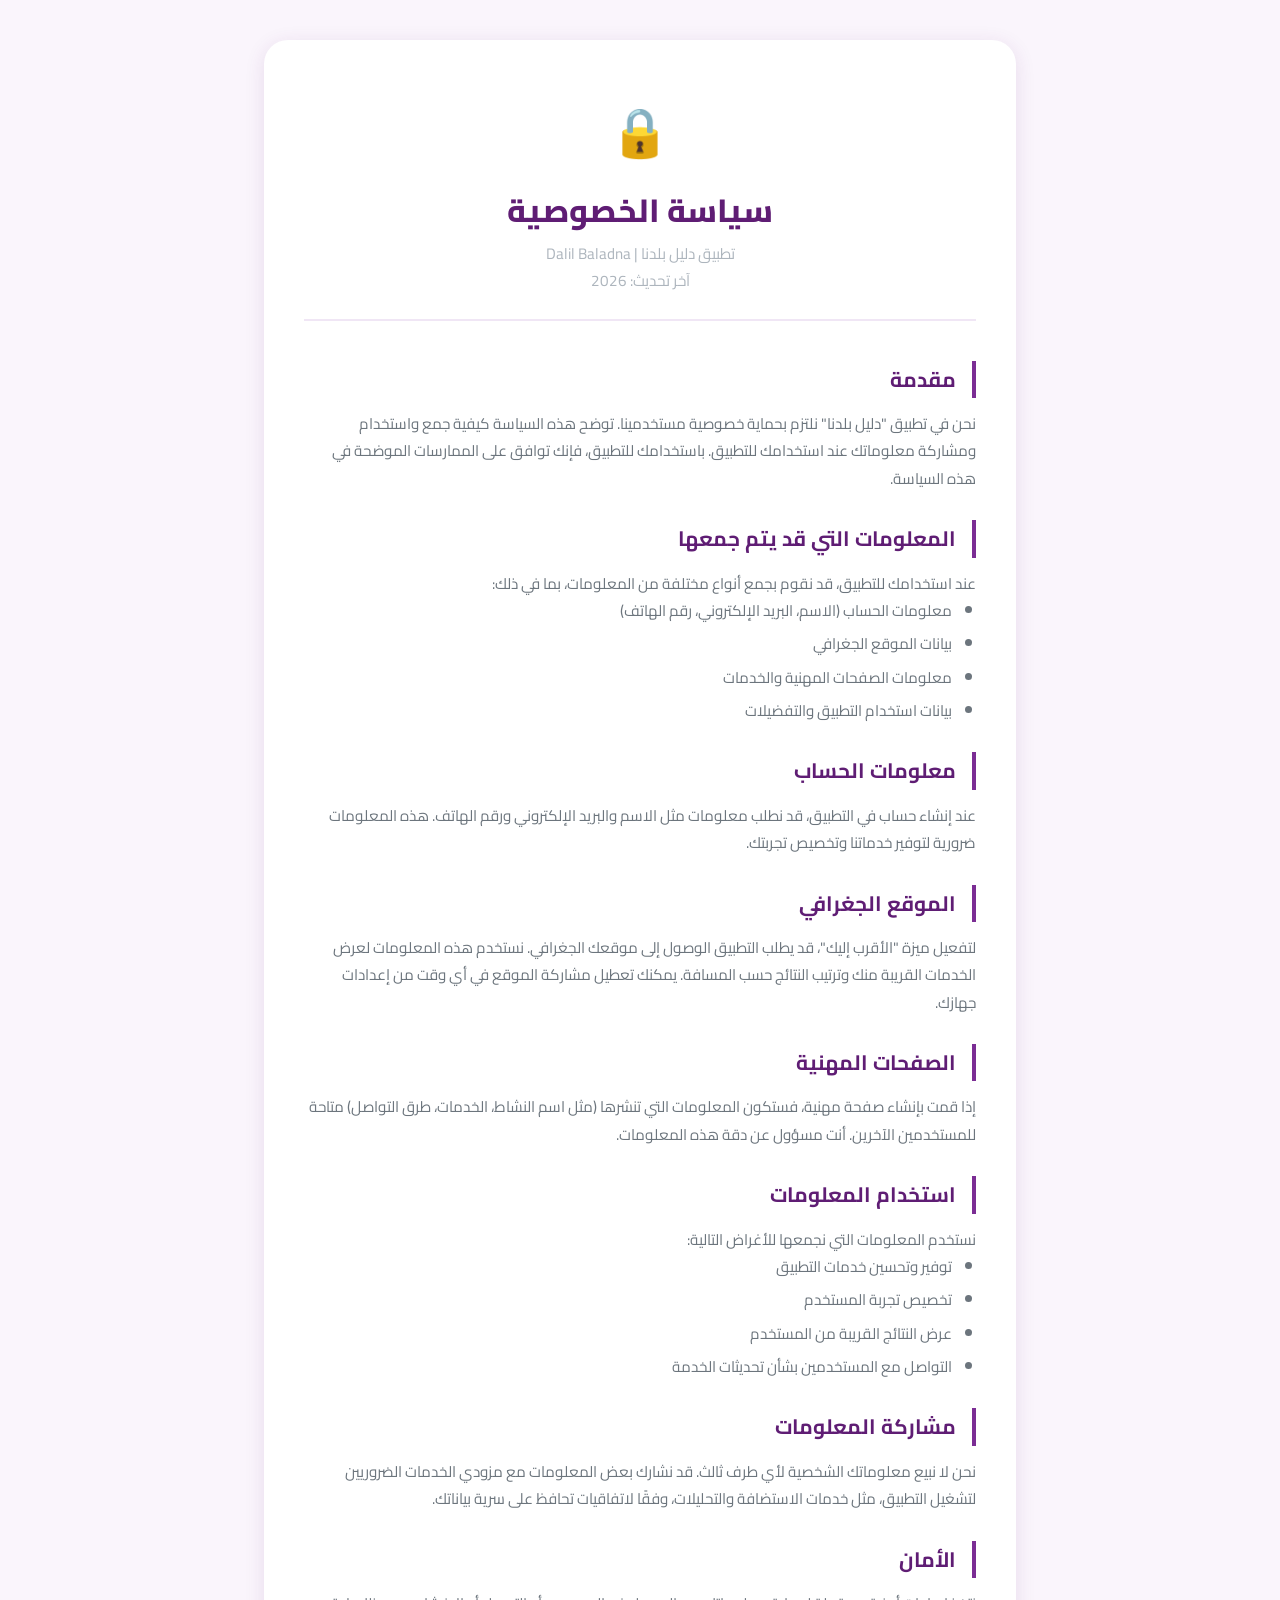
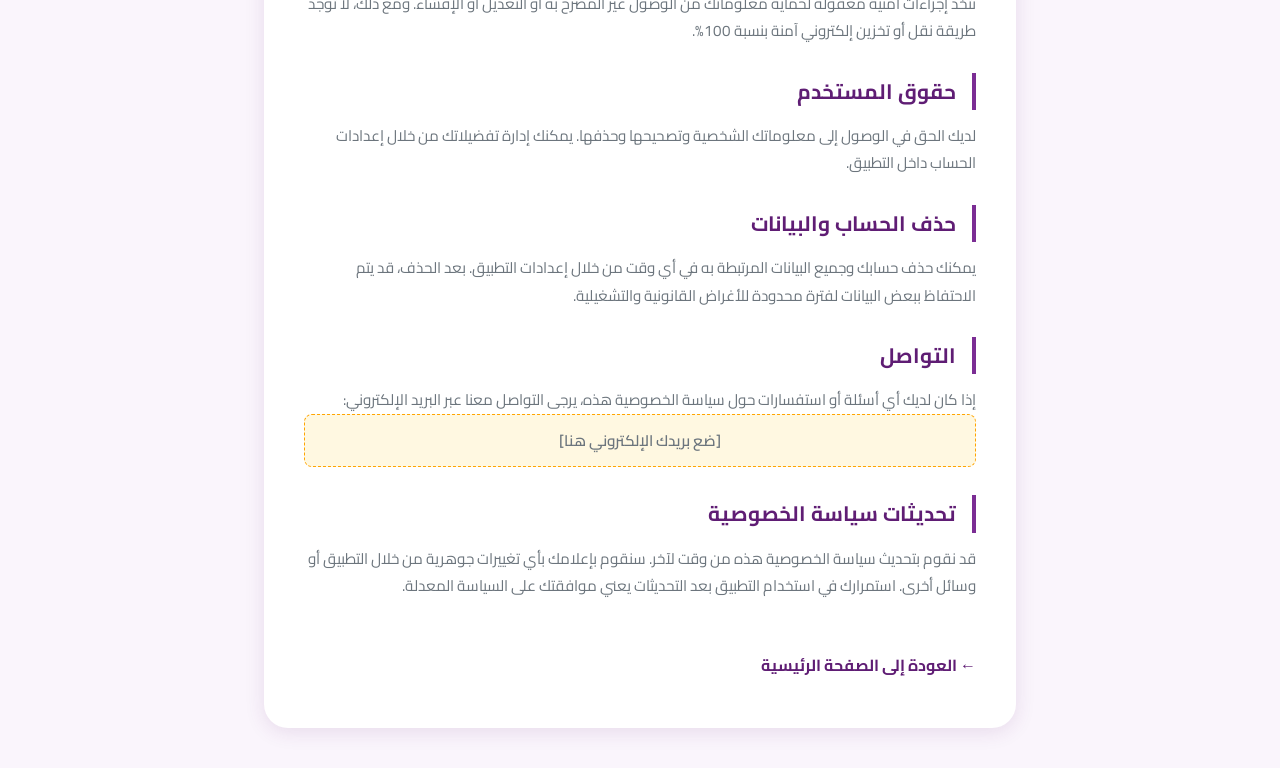
<file: privacy-policy.html>
<!DOCTYPE html>
<html lang="ar" dir="rtl">
<head>
    <meta charset="UTF-8">
    <meta name="viewport" content="width=device-width, initial-scale=1.0">
    <title>سياسة الخصوصية | دليل بلدنا</title>
    <meta name="description" content="سياسة الخصوصية لتطبيق دليل بلدنا - تعرف على كيفية جمع واستخدام وحماية بياناتك.">
    <meta name="theme-color" content="#5f1d74">
    <link rel="icon" type="image/svg+xml" href="favicon.svg">
    <link href="https://fonts.googleapis.com/css2?family=Cairo:wght@300;400;500;600;700;800;900&family=Tajawal:wght@300;400;500;700;800&display=swap" rel="stylesheet">
    <style>
        :root {
            --primary: #5f1d74;
            --primary-light: #7b2d94;
            --primary-bg: #faf5fc;
            --primary-soft: #f0e6f5;
            --gray-800: #343a40;
            --gray-600: #6c757d;
            --gray-500: #adb5bd;
            --white: #ffffff;
            --radius-lg: 24px;
            --shadow-md: 0 4px 20px rgba(95, 29, 116, 0.12);
        }
        * { margin: 0; padding: 0; box-sizing: border-box; }
        body { font-family: 'Cairo', 'Tajawal', sans-serif; background: var(--primary-bg); color: var(--gray-800); line-height: 1.8; }
        .container { max-width: 800px; margin: 0 auto; padding: 40px 24px; }
        .policy-card { background: var(--white); border-radius: var(--radius-lg); padding: 48px 40px; box-shadow: var(--shadow-md); }
        .policy-header { text-align: center; margin-bottom: 40px; padding-bottom: 24px; border-bottom: 2px solid var(--primary-soft); }
        .policy-logo { font-size: 3rem; color: var(--primary); margin-bottom: 8px; }
        .policy-header h1 { font-size: 2rem; color: var(--primary); font-weight: 800; }
        .policy-header p { color: var(--gray-500); font-size: 0.95rem; }
        .policy-section { margin-bottom: 28px; }
        .policy-section h2 { font-size: 1.3rem; color: var(--primary); font-weight: 700; margin-bottom: 12px; padding-right: 16px; border-right: 4px solid var(--primary-light); }
        .policy-section p, .policy-section li { color: var(--gray-600); font-size: 0.95rem; }
        .policy-section ul { padding-right: 24px; }
        .policy-section li { margin-bottom: 6px; }
        .placeholder { background: #fff8e1; border: 1px dashed #ffa502; border-radius: 8px; padding: 12px 16px; color: #e67700; font-weight: 600; text-align: center; }
        .back-link { display: inline-block; margin-top: 24px; color: var(--primary); font-weight: 700; text-decoration: none; transition: all 0.3s; }
        .back-link:hover { color: var(--primary-light); transform: translateX(-4px); }
        @media (max-width: 600px) { .policy-card { padding: 32px 20px; } .policy-header h1 { font-size: 1.5rem; } }
    </style>
</head>
<body>
    <div class="container">
        <div class="policy-card">
            <div class="policy-header">
                <div class="policy-logo">🔒</div>
                <h1>سياسة الخصوصية</h1>
                <p>تطبيق دليل بلدنا | Dalil Baladna</p>
                <p>آخر تحديث: 2026</p>
            </div>

            <div class="policy-section">
                <h2>مقدمة</h2>
                <p>نحن في تطبيق "دليل بلدنا" نلتزم بحماية خصوصية مستخدمينا. توضح هذه السياسة كيفية جمع واستخدام ومشاركة معلوماتك عند استخدامك للتطبيق. باستخدامك للتطبيق، فإنك توافق على الممارسات الموضحة في هذه السياسة.</p>
            </div>

            <div class="policy-section">
                <h2>المعلومات التي قد يتم جمعها</h2>
                <p>عند استخدامك للتطبيق، قد نقوم بجمع أنواع مختلفة من المعلومات، بما في ذلك:</p>
                <ul>
                    <li>معلومات الحساب (الاسم، البريد الإلكتروني، رقم الهاتف)</li>
                    <li>بيانات الموقع الجغرافي</li>
                    <li>معلومات الصفحات المهنية والخدمات</li>
                    <li>بيانات استخدام التطبيق والتفضيلات</li>
                </ul>
            </div>

            <div class="policy-section">
                <h2>معلومات الحساب</h2>
                <p>عند إنشاء حساب في التطبيق، قد نطلب معلومات مثل الاسم والبريد الإلكتروني ورقم الهاتف. هذه المعلومات ضرورية لتوفير خدماتنا وتخصيص تجربتك.</p>
            </div>

            <div class="policy-section">
                <h2>الموقع الجغرافي</h2>
                <p>لتفعيل ميزة "الأقرب إليك"، قد يطلب التطبيق الوصول إلى موقعك الجغرافي. نستخدم هذه المعلومات لعرض الخدمات القريبة منك وترتيب النتائج حسب المسافة. يمكنك تعطيل مشاركة الموقع في أي وقت من إعدادات جهازك.</p>
            </div>

            <div class="policy-section">
                <h2>الصفحات المهنية</h2>
                <p>إذا قمت بإنشاء صفحة مهنية، فستكون المعلومات التي تنشرها (مثل اسم النشاط، الخدمات، طرق التواصل) متاحة للمستخدمين الآخرين. أنت مسؤول عن دقة هذه المعلومات.</p>
            </div>

            <div class="policy-section">
                <h2>استخدام المعلومات</h2>
                <p>نستخدم المعلومات التي نجمعها للأغراض التالية:</p>
                <ul>
                    <li>توفير وتحسين خدمات التطبيق</li>
                    <li>تخصيص تجربة المستخدم</li>
                    <li>عرض النتائج القريبة من المستخدم</li>
                    <li>التواصل مع المستخدمين بشأن تحديثات الخدمة</li>
                </ul>
            </div>

            <div class="policy-section">
                <h2>مشاركة المعلومات</h2>
                <p>نحن لا نبيع معلوماتك الشخصية لأي طرف ثالث. قد نشارك بعض المعلومات مع مزودي الخدمات الضروريين لتشغيل التطبيق، مثل خدمات الاستضافة والتحليلات، وفقًا لاتفاقيات تحافظ على سرية بياناتك.</p>
            </div>

            <div class="policy-section">
                <h2>الأمان</h2>
                <p>نتخذ إجراءات أمنية معقولة لحماية معلوماتك من الوصول غير المصرح به أو التعديل أو الإفشاء. ومع ذلك، لا توجد طريقة نقل أو تخزين إلكتروني آمنة بنسبة 100%.</p>
            </div>

            <div class="policy-section">
                <h2>حقوق المستخدم</h2>
                <p>لديك الحق في الوصول إلى معلوماتك الشخصية وتصحيحها وحذفها. يمكنك إدارة تفضيلاتك من خلال إعدادات الحساب داخل التطبيق.</p>
            </div>

            <div class="policy-section">
                <h2>حذف الحساب والبيانات</h2>
                <p>يمكنك حذف حسابك وجميع البيانات المرتبطة به في أي وقت من خلال إعدادات التطبيق. بعد الحذف، قد يتم الاحتفاظ ببعض البيانات لفترة محدودة للأغراض القانونية والتشغيلية.</p>
            </div>

            <div class="policy-section">
                <h2>التواصل</h2>
                <p>إذا كان لديك أي أسئلة أو استفسارات حول سياسة الخصوصية هذه، يرجى التواصل معنا عبر البريد الإلكتروني:</p>
                <p class="placeholder">[ضع بريدك الإلكتروني هنا]</p>
            </div>

            <div class="policy-section">
                <h2>تحديثات سياسة الخصوصية</h2>
                <p>قد نقوم بتحديث سياسة الخصوصية هذه من وقت لآخر. سنقوم بإعلامك بأي تغييرات جوهرية من خلال التطبيق أو وسائل أخرى. استمرارك في استخدام التطبيق بعد التحديثات يعني موافقتك على السياسة المعدلة.</p>
            </div>

            <a href="index.html" class="back-link">← العودة إلى الصفحة الرئيسية</a>
        </div>
    </div>
</body>
</html>
</file>
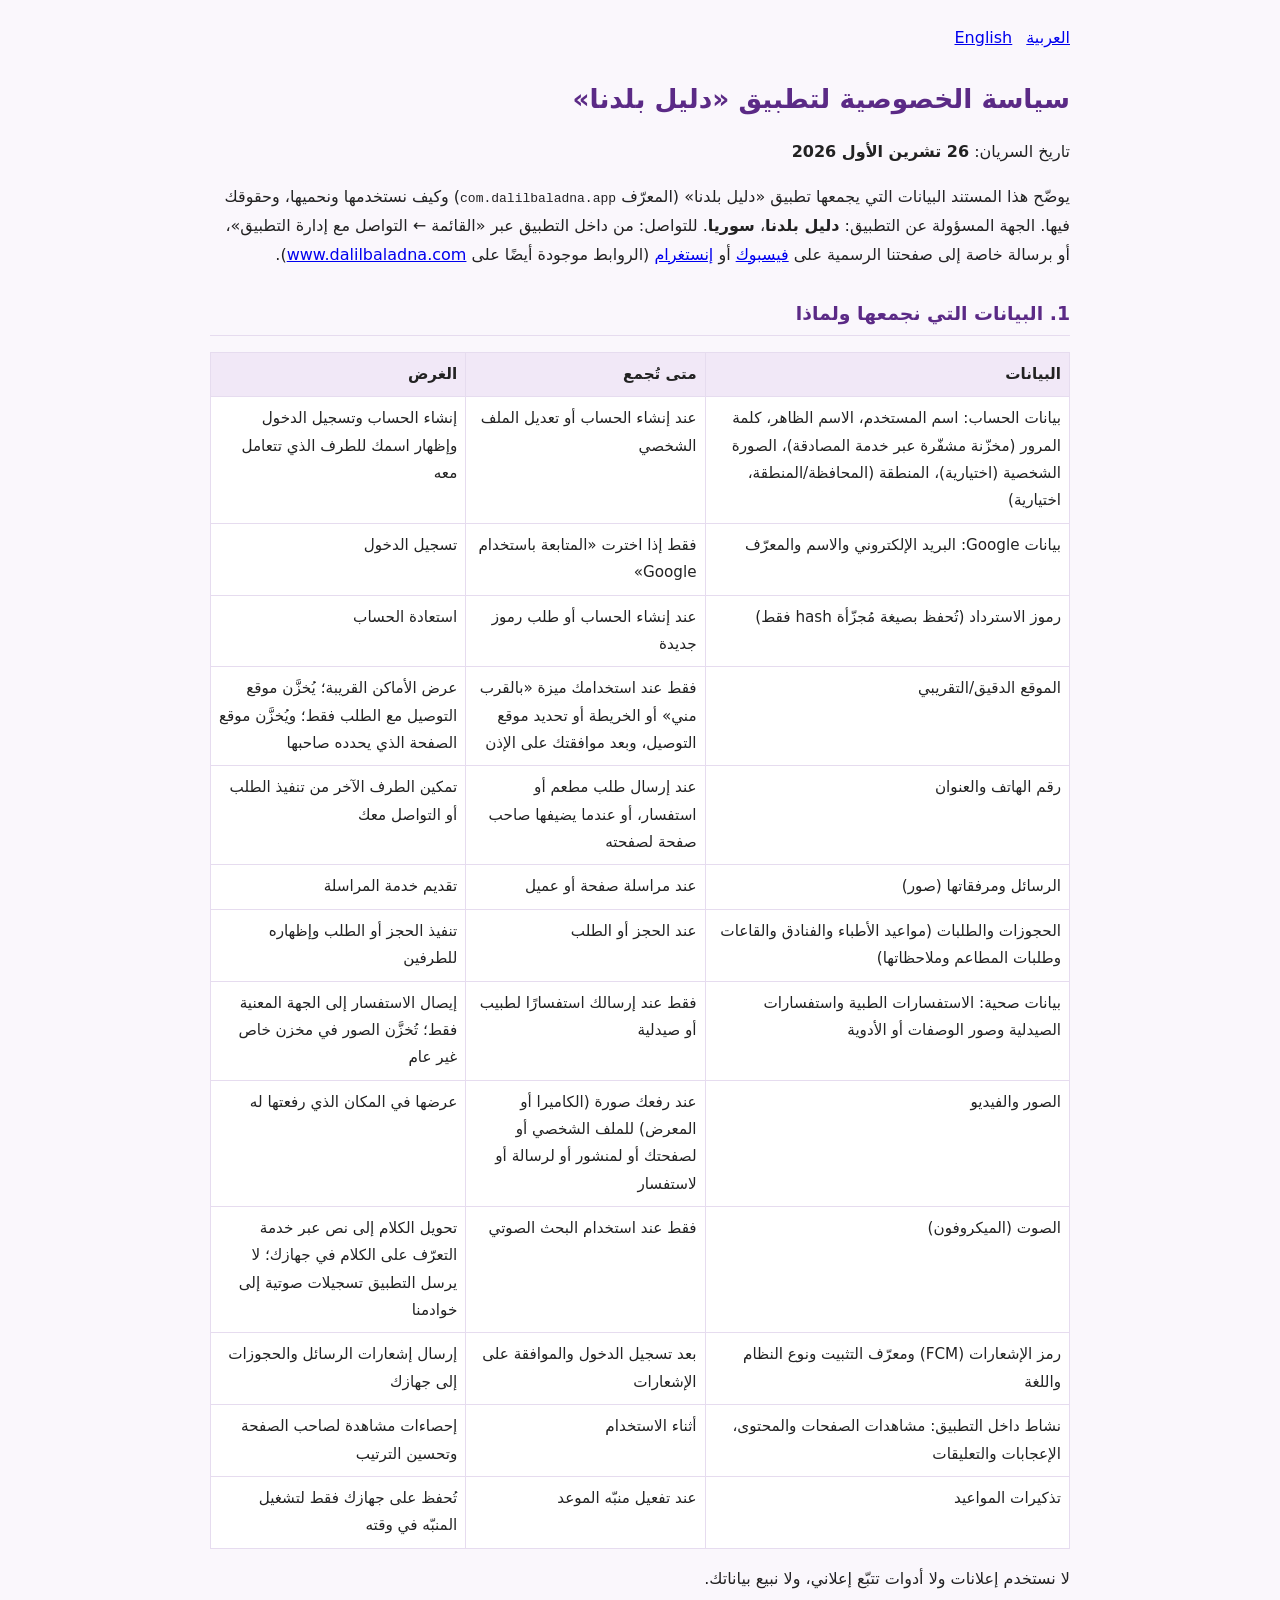
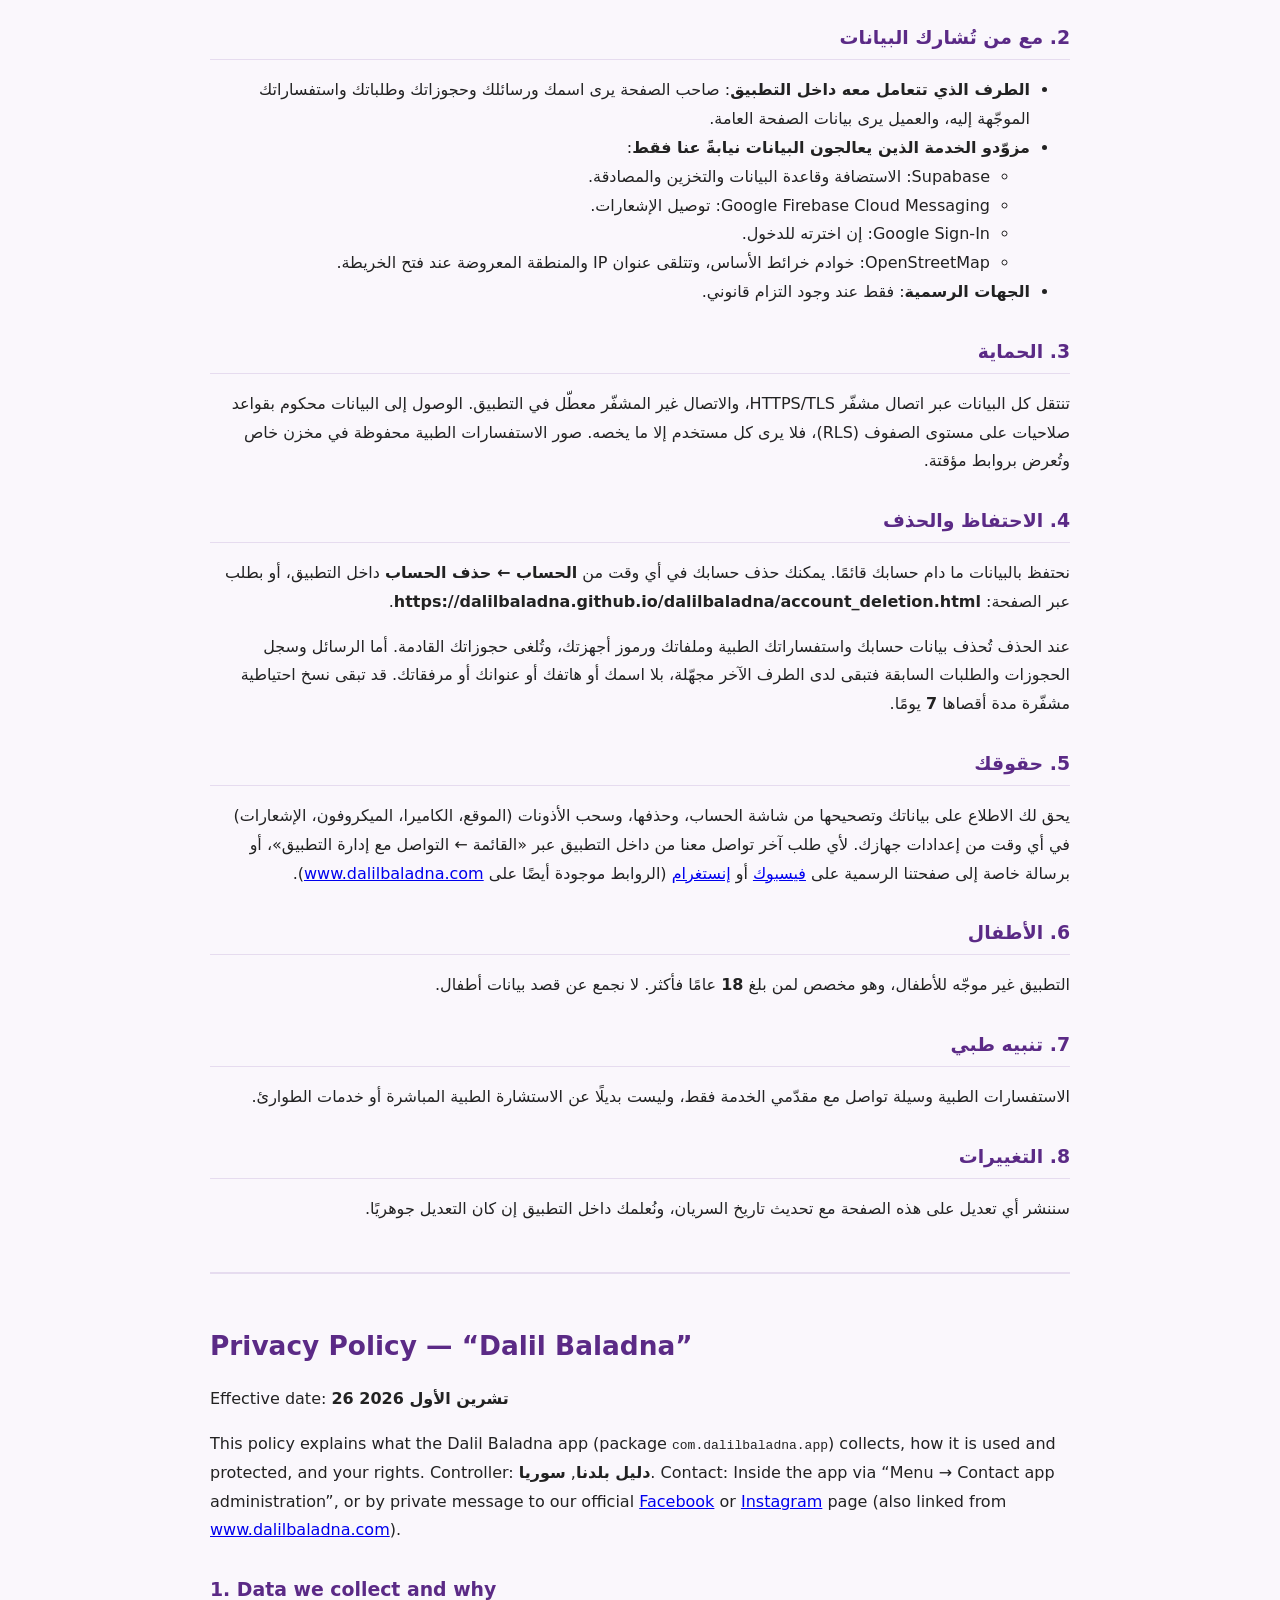
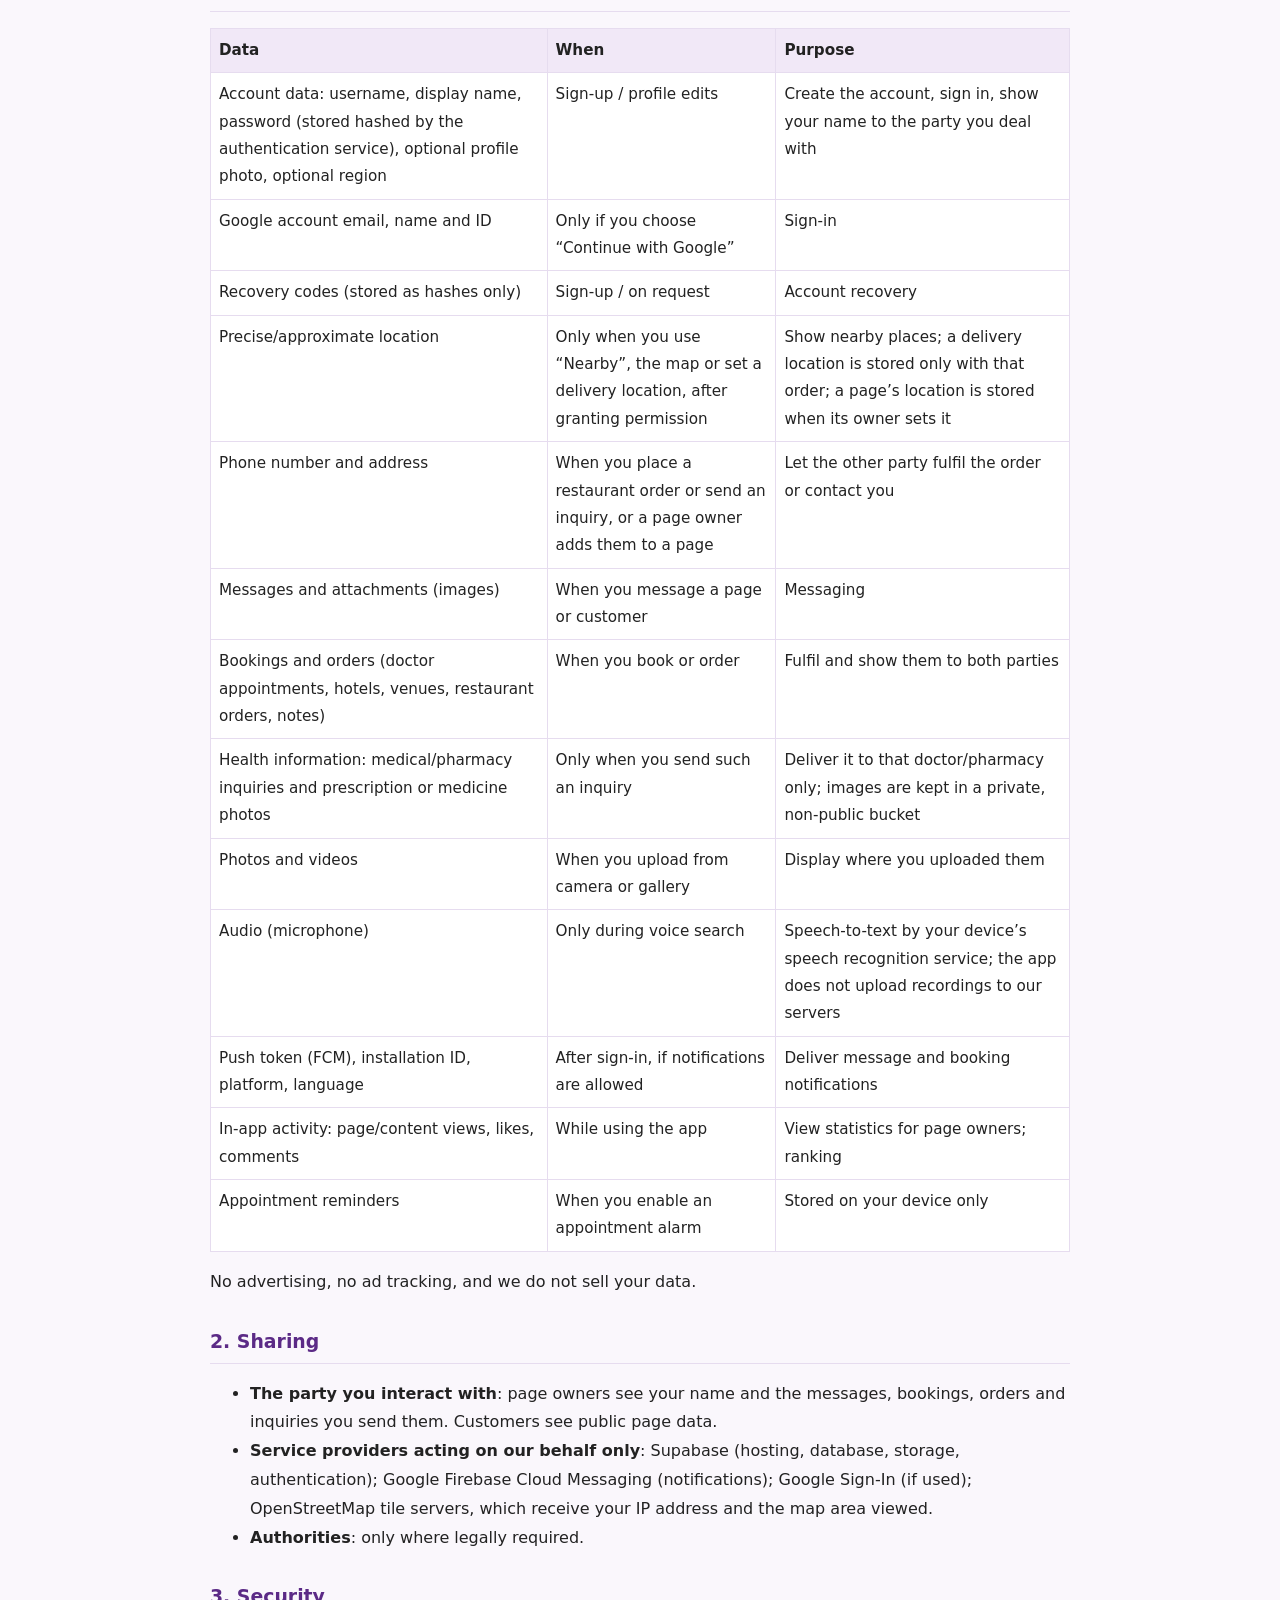
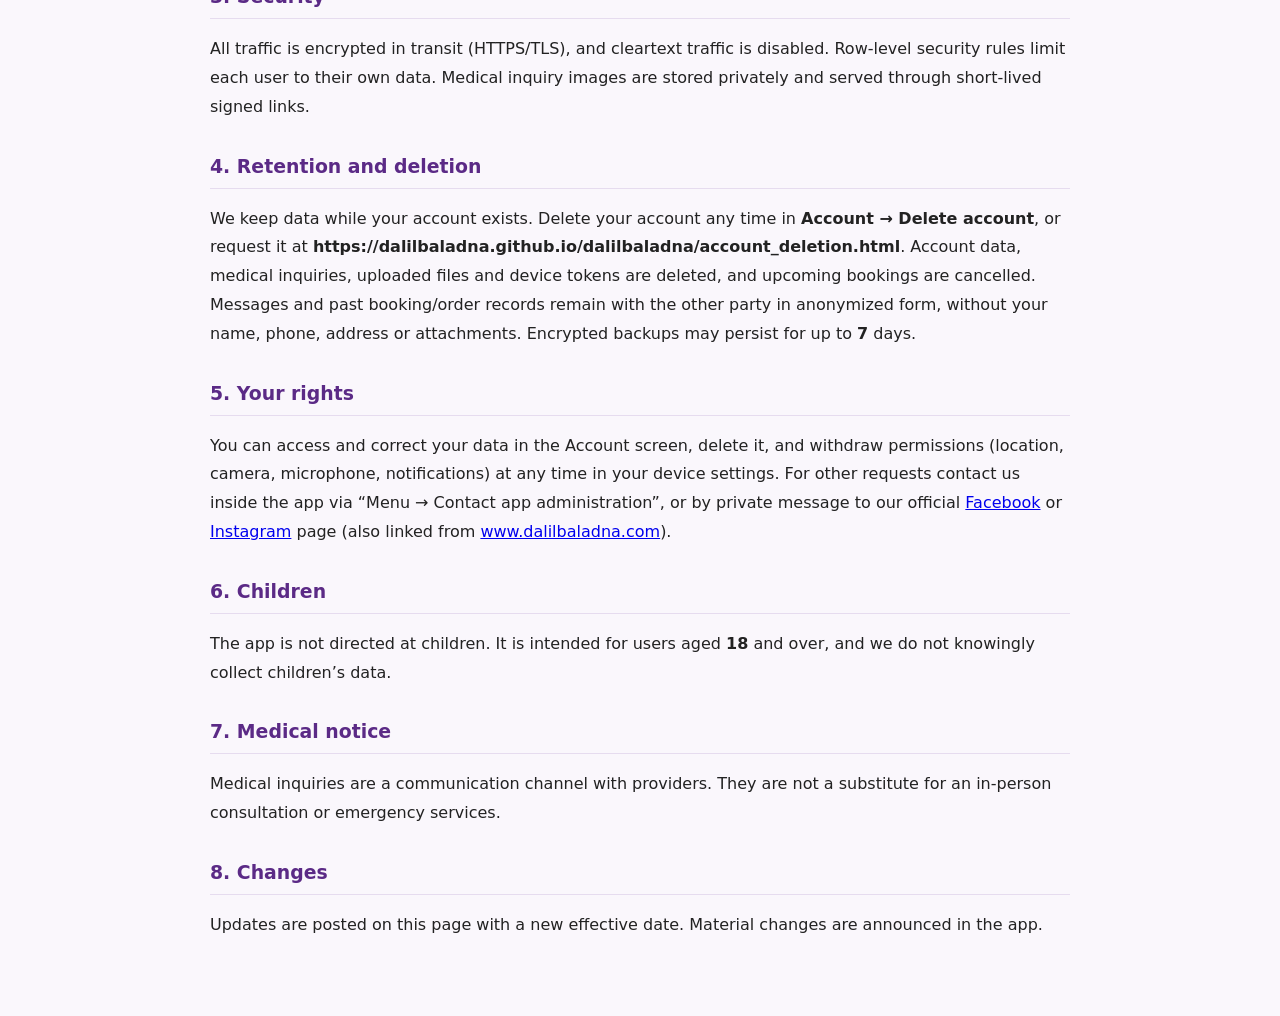
<file: privacy_policy.html>
<!doctype html>
<html lang="ar" dir="rtl">
<head>
<meta charset="utf-8">
<meta name="viewport" content="width=device-width, initial-scale=1">
<title>سياسة الخصوصية — دليل بلدنا | Privacy Policy — Dalil Baladna</title>
<style>
  :root{--p:#5b2a86;--bg:#faf7fc}
  body{font-family:system-ui,-apple-system,"Segoe UI",Tahoma,"Noto Naskh Arabic",sans-serif;background:var(--bg);color:#222;margin:0;line-height:1.8}
  main{max-width:860px;margin:0 auto;padding:24px 18px 60px}
  h1{color:var(--p);font-size:1.65rem;margin-bottom:2px}
  h2{color:var(--p);font-size:1.18rem;margin-top:28px;border-bottom:1px solid #e6dcef;padding-bottom:4px}
  table{border-collapse:collapse;width:100%;background:#fff;font-size:.95rem}
  th,td{border:1px solid #e6dcef;padding:8px;vertical-align:top;text-align:start}
  th{background:#f1e8f7}
  .ph{font-weight:700}
  .en{direction:ltr;text-align:left}
  hr{border:0;border-top:2px solid #e6dcef;margin:48px 0}
  nav a{margin-inline-end:14px}
</style>
</head>
<body>
<main>
<!-- PLACEHOLDERS to fill before publishing: دليل بلدنا (developer / legal owner), in-app support,
     سوريا, https://dalilbaladna.github.io/dalilbaladna/account_deletion.html, 26 تشرين الأول 2026, 7,
     13 (recommended 18, or 13 if you choose that target audience in Play Console). -->
<nav><a href="#ar">العربية</a><a href="#en">English</a></nav>

<section id="ar">
<h1>سياسة الخصوصية لتطبيق «دليل بلدنا»</h1>
<p>تاريخ السريان: <span class="ph">26 تشرين الأول 2026</span></p>
<p>يوضّح هذا المستند البيانات التي يجمعها تطبيق «دليل بلدنا» (المعرّف <code>com.dalilbaladna.app</code>) وكيف نستخدمها ونحميها، وحقوقك فيها. الجهة المسؤولة عن التطبيق: <span class="ph">دليل بلدنا</span>، <span class="ph">سوريا</span>. للتواصل: من داخل التطبيق عبر «القائمة ← التواصل مع إدارة التطبيق»، أو برسالة خاصة إلى صفحتنا الرسمية على <a href="https://www.facebook.com/profile.php?id=61593283959326">فيسبوك</a> أو <a href="https://www.instagram.com/dalil_baladna">إنستغرام</a> (الروابط موجودة أيضًا على <a href="https://www.dalilbaladna.com">www.dalilbaladna.com</a>).</p>

<h2>1. البيانات التي نجمعها ولماذا</h2>
<table>
<tr><th>البيانات</th><th>متى تُجمع</th><th>الغرض</th></tr>
<tr><td>بيانات الحساب: اسم المستخدم، الاسم الظاهر، كلمة المرور (مخزّنة مشفّرة عبر خدمة المصادقة)، الصورة الشخصية (اختيارية)، المنطقة (المحافظة/المنطقة، اختيارية)</td><td>عند إنشاء الحساب أو تعديل الملف الشخصي</td><td>إنشاء الحساب وتسجيل الدخول وإظهار اسمك للطرف الذي تتعامل معه</td></tr>
<tr><td>بيانات Google: البريد الإلكتروني والاسم والمعرّف</td><td>فقط إذا اخترت «المتابعة باستخدام Google»</td><td>تسجيل الدخول</td></tr>
<tr><td>رموز الاسترداد (تُحفظ بصيغة مُجزّأة hash فقط)</td><td>عند إنشاء الحساب أو طلب رموز جديدة</td><td>استعادة الحساب</td></tr>
<tr><td>الموقع الدقيق/التقريبي</td><td>فقط عند استخدامك ميزة «بالقرب مني» أو الخريطة أو تحديد موقع التوصيل، وبعد موافقتك على الإذن</td><td>عرض الأماكن القريبة؛ يُخزَّن موقع التوصيل مع الطلب فقط؛ ويُخزَّن موقع الصفحة الذي يحدده صاحبها</td></tr>
<tr><td>رقم الهاتف والعنوان</td><td>عند إرسال طلب مطعم أو استفسار، أو عندما يضيفها صاحب صفحة لصفحته</td><td>تمكين الطرف الآخر من تنفيذ الطلب أو التواصل معك</td></tr>
<tr><td>الرسائل ومرفقاتها (صور)</td><td>عند مراسلة صفحة أو عميل</td><td>تقديم خدمة المراسلة</td></tr>
<tr><td>الحجوزات والطلبات (مواعيد الأطباء والفنادق والقاعات وطلبات المطاعم وملاحظاتها)</td><td>عند الحجز أو الطلب</td><td>تنفيذ الحجز أو الطلب وإظهاره للطرفين</td></tr>
<tr><td>بيانات صحية: الاستفسارات الطبية واستفسارات الصيدلية وصور الوصفات أو الأدوية</td><td>فقط عند إرسالك استفسارًا لطبيب أو صيدلية</td><td>إيصال الاستفسار إلى الجهة المعنية فقط؛ تُخزَّن الصور في مخزن خاص غير عام</td></tr>
<tr><td>الصور والفيديو</td><td>عند رفعك صورة (الكاميرا أو المعرض) للملف الشخصي أو لصفحتك أو لمنشور أو لرسالة أو لاستفسار</td><td>عرضها في المكان الذي رفعتها له</td></tr>
<tr><td>الصوت (الميكروفون)</td><td>فقط عند استخدام البحث الصوتي</td><td>تحويل الكلام إلى نص عبر خدمة التعرّف على الكلام في جهازك؛ لا يرسل التطبيق تسجيلات صوتية إلى خوادمنا</td></tr>
<tr><td>رمز الإشعارات (FCM) ومعرّف التثبيت ونوع النظام واللغة</td><td>بعد تسجيل الدخول والموافقة على الإشعارات</td><td>إرسال إشعارات الرسائل والحجوزات إلى جهازك</td></tr>
<tr><td>نشاط داخل التطبيق: مشاهدات الصفحات والمحتوى، الإعجابات والتعليقات</td><td>أثناء الاستخدام</td><td>إحصاءات مشاهدة لصاحب الصفحة وتحسين الترتيب</td></tr>
<tr><td>تذكيرات المواعيد</td><td>عند تفعيل منبّه الموعد</td><td>تُحفظ على جهازك فقط لتشغيل المنبّه في وقته</td></tr>
</table>
<p>لا نستخدم إعلانات ولا أدوات تتبّع إعلاني، ولا نبيع بياناتك.</p>

<h2>2. مع من تُشارك البيانات</h2>
<ul>
<li><b>الطرف الذي تتعامل معه داخل التطبيق</b>: صاحب الصفحة يرى اسمك ورسائلك وحجوزاتك وطلباتك واستفساراتك الموجّهة إليه، والعميل يرى بيانات الصفحة العامة.</li>
<li><b>مزوّدو الخدمة الذين يعالجون البيانات نيابةً عنا فقط</b>:
  <ul>
  <li>Supabase: الاستضافة وقاعدة البيانات والتخزين والمصادقة.</li>
  <li>Google Firebase Cloud Messaging: توصيل الإشعارات.</li>
  <li>Google Sign-In: إن اخترته للدخول.</li>
  <li>OpenStreetMap: خوادم خرائط الأساس، وتتلقى عنوان IP والمنطقة المعروضة عند فتح الخريطة.</li>
  </ul></li>
<li><b>الجهات الرسمية</b>: فقط عند وجود التزام قانوني.</li>
</ul>

<h2>3. الحماية</h2>
<p>تنتقل كل البيانات عبر اتصال مشفّر HTTPS/TLS، والاتصال غير المشفّر معطّل في التطبيق. الوصول إلى البيانات محكوم بقواعد صلاحيات على مستوى الصفوف (RLS)، فلا يرى كل مستخدم إلا ما يخصه. صور الاستفسارات الطبية محفوظة في مخزن خاص وتُعرض بروابط مؤقتة.</p>

<h2>4. الاحتفاظ والحذف</h2>
<p>نحتفظ بالبيانات ما دام حسابك قائمًا. يمكنك حذف حسابك في أي وقت من <b>الحساب ← حذف الحساب</b> داخل التطبيق، أو بطلب عبر الصفحة: <span class="ph">https://dalilbaladna.github.io/dalilbaladna/account_deletion.html</span>.</p>
<p>عند الحذف تُحذف بيانات حسابك واستفساراتك الطبية وملفاتك ورموز أجهزتك، وتُلغى حجوزاتك القادمة. أما الرسائل وسجل الحجوزات والطلبات السابقة فتبقى لدى الطرف الآخر مجهّلة، بلا اسمك أو هاتفك أو عنوانك أو مرفقاتك. قد تبقى نسخ احتياطية مشفّرة مدة أقصاها <span class="ph">7</span> يومًا.</p>

<h2>5. حقوقك</h2>
<p>يحق لك الاطلاع على بياناتك وتصحيحها من شاشة الحساب، وحذفها، وسحب الأذونات (الموقع، الكاميرا، الميكروفون، الإشعارات) في أي وقت من إعدادات جهازك. لأي طلب آخر تواصل معنا من داخل التطبيق عبر «القائمة ← التواصل مع إدارة التطبيق»، أو برسالة خاصة إلى صفحتنا الرسمية على <a href="https://www.facebook.com/profile.php?id=61593283959326">فيسبوك</a> أو <a href="https://www.instagram.com/dalil_baladna">إنستغرام</a> (الروابط موجودة أيضًا على <a href="https://www.dalilbaladna.com">www.dalilbaladna.com</a>).</p>

<h2>6. الأطفال</h2>
<p>التطبيق غير موجّه للأطفال، وهو مخصص لمن بلغ <span class="ph">18</span> عامًا فأكثر. لا نجمع عن قصد بيانات أطفال.</p>

<h2>7. تنبيه طبي</h2>
<p>الاستفسارات الطبية وسيلة تواصل مع مقدّمي الخدمة فقط، وليست بديلًا عن الاستشارة الطبية المباشرة أو خدمات الطوارئ.</p>

<h2>8. التغييرات</h2>
<p>سننشر أي تعديل على هذه الصفحة مع تحديث تاريخ السريان، ونُعلمك داخل التطبيق إن كان التعديل جوهريًا.</p>
</section>

<hr>

<section id="en" class="en" lang="en" dir="ltr">
<h1>Privacy Policy — “Dalil Baladna”</h1>
<p>Effective date: <span class="ph">26 تشرين الأول 2026</span></p>
<p>This policy explains what the Dalil Baladna app (package <code>com.dalilbaladna.app</code>) collects, how it is used and protected, and your rights. Controller: <span class="ph">دليل بلدنا</span>, <span class="ph">سوريا</span>. Contact: Inside the app via “Menu → Contact app administration”, or by private message to our official <a href="https://www.facebook.com/profile.php?id=61593283959326">Facebook</a> or <a href="https://www.instagram.com/dalil_baladna">Instagram</a> page (also linked from <a href="https://www.dalilbaladna.com">www.dalilbaladna.com</a>).</p>

<h2>1. Data we collect and why</h2>
<table>
<tr><th>Data</th><th>When</th><th>Purpose</th></tr>
<tr><td>Account data: username, display name, password (stored hashed by the authentication service), optional profile photo, optional region</td><td>Sign-up / profile edits</td><td>Create the account, sign in, show your name to the party you deal with</td></tr>
<tr><td>Google account email, name and ID</td><td>Only if you choose “Continue with Google”</td><td>Sign-in</td></tr>
<tr><td>Recovery codes (stored as hashes only)</td><td>Sign-up / on request</td><td>Account recovery</td></tr>
<tr><td>Precise/approximate location</td><td>Only when you use “Nearby”, the map or set a delivery location, after granting permission</td><td>Show nearby places; a delivery location is stored only with that order; a page’s location is stored when its owner sets it</td></tr>
<tr><td>Phone number and address</td><td>When you place a restaurant order or send an inquiry, or a page owner adds them to a page</td><td>Let the other party fulfil the order or contact you</td></tr>
<tr><td>Messages and attachments (images)</td><td>When you message a page or customer</td><td>Messaging</td></tr>
<tr><td>Bookings and orders (doctor appointments, hotels, venues, restaurant orders, notes)</td><td>When you book or order</td><td>Fulfil and show them to both parties</td></tr>
<tr><td>Health information: medical/pharmacy inquiries and prescription or medicine photos</td><td>Only when you send such an inquiry</td><td>Deliver it to that doctor/pharmacy only; images are kept in a private, non-public bucket</td></tr>
<tr><td>Photos and videos</td><td>When you upload from camera or gallery</td><td>Display where you uploaded them</td></tr>
<tr><td>Audio (microphone)</td><td>Only during voice search</td><td>Speech-to-text by your device’s speech recognition service; the app does not upload recordings to our servers</td></tr>
<tr><td>Push token (FCM), installation ID, platform, language</td><td>After sign-in, if notifications are allowed</td><td>Deliver message and booking notifications</td></tr>
<tr><td>In-app activity: page/content views, likes, comments</td><td>While using the app</td><td>View statistics for page owners; ranking</td></tr>
<tr><td>Appointment reminders</td><td>When you enable an appointment alarm</td><td>Stored on your device only</td></tr>
</table>
<p>No advertising, no ad tracking, and we do not sell your data.</p>

<h2>2. Sharing</h2>
<ul>
<li><b>The party you interact with</b>: page owners see your name and the messages, bookings, orders and inquiries you send them. Customers see public page data.</li>
<li><b>Service providers acting on our behalf only</b>: Supabase (hosting, database, storage, authentication); Google Firebase Cloud Messaging (notifications); Google Sign-In (if used); OpenStreetMap tile servers, which receive your IP address and the map area viewed.</li>
<li><b>Authorities</b>: only where legally required.</li>
</ul>

<h2>3. Security</h2>
<p>All traffic is encrypted in transit (HTTPS/TLS), and cleartext traffic is disabled. Row-level security rules limit each user to their own data. Medical inquiry images are stored privately and served through short-lived signed links.</p>

<h2>4. Retention and deletion</h2>
<p>We keep data while your account exists. Delete your account any time in <b>Account → Delete account</b>, or request it at <span class="ph">https://dalilbaladna.github.io/dalilbaladna/account_deletion.html</span>. Account data, medical inquiries, uploaded files and device tokens are deleted, and upcoming bookings are cancelled. Messages and past booking/order records remain with the other party in anonymized form, without your name, phone, address or attachments. Encrypted backups may persist for up to <span class="ph">7</span> days.</p>

<h2>5. Your rights</h2>
<p>You can access and correct your data in the Account screen, delete it, and withdraw permissions (location, camera, microphone, notifications) at any time in your device settings. For other requests contact us inside the app via “Menu → Contact app administration”, or by private message to our official <a href="https://www.facebook.com/profile.php?id=61593283959326">Facebook</a> or <a href="https://www.instagram.com/dalil_baladna">Instagram</a> page (also linked from <a href="https://www.dalilbaladna.com">www.dalilbaladna.com</a>).</p>

<h2>6. Children</h2>
<p>The app is not directed at children. It is intended for users aged <span class="ph">18</span> and over, and we do not knowingly collect children’s data.</p>

<h2>7. Medical notice</h2>
<p>Medical inquiries are a communication channel with providers. They are not a substitute for an in-person consultation or emergency services.</p>

<h2>8. Changes</h2>
<p>Updates are posted on this page with a new effective date. Material changes are announced in the app.</p>
</section>
</main>
</body>
</html>
</file>
<file: style.css>
/* ============================================
   دليل بلدنا - Dalil Baladna
   Premium Stylesheet with Dark Mode & Social Icons
   ============================================ */

/* ---------- CSS Variables ---------- */
:root {
    --primary: #5f1d74;
    --primary-dark: #4a165a;
    --primary-light: #7b2d94;
    --primary-lighter: #9b4dba;
    --primary-bg: #faf5fc;
    --primary-soft: #f0e6f5;
    --accent: #ff6b6b;
    --accent-2: #ffa502;
    --success: #2ed573;
    --info: #1e90ff;
    --white: #ffffff;
    --black: #1a1a2e;
    --gray-100: #f8f9fa;
    --gray-200: #e9ecef;
    --gray-300: #dee2e6;
    --gray-400: #ced4da;
    --gray-500: #adb5bd;
    --gray-600: #6c757d;
    --gray-700: #495057;
    --gray-800: #343a40;
    --gray-900: #212529;
    --shadow-sm: 0 2px 8px rgba(95, 29, 116, 0.08);
    --shadow-md: 0 4px 20px rgba(95, 29, 116, 0.12);
    --shadow-lg: 0 8px 40px rgba(95, 29, 116, 0.18);
    --shadow-xl: 0 16px 60px rgba(95, 29, 116, 0.25);
    --shadow-glow: 0 0 40px rgba(95, 29, 116, 0.3);
    --radius-sm: 8px;
    --radius-md: 16px;
    --radius-lg: 24px;
    --radius-xl: 32px;
    --radius-full: 9999px;
    --transition-fast: 0.3s cubic-bezier(0.4, 0, 0.2, 1);
    --transition-smooth: 0.5s cubic-bezier(0.4, 0, 0.2, 1);
    --transition-bounce: 0.6s cubic-bezier(0.34, 1.56, 0.64, 1);
    --font-main: 'Cairo', 'Tajawal', sans-serif;
    --container-max: 1200px;
    --header-height: 72px;
}

/* ---------- Dark Mode Variables ---------- */
[data-theme="dark"] {
    --primary-bg: #1a1a2e;
    --primary-soft: #2a2a3e;
    --white: #1e1e32;
    --black: #f0f0f0;
    --gray-100: #2a2a3e;
    --gray-200: #33334a;
    --gray-300: #3d3d55;
    --gray-400: #4a4a60;
    --gray-500: #6c6c80;
    --gray-600: #9a9ab0;
    --gray-700: #c0c0d0;
    --gray-800: #e0e0e8;
    --gray-900: #f8f8fa;
    --shadow-sm: 0 2px 8px rgba(0, 0, 0, 0.3);
    --shadow-md: 0 4px 20px rgba(0, 0, 0, 0.4);
    --shadow-lg: 0 8px 40px rgba(0, 0, 0, 0.5);
    --shadow-xl: 0 16px 60px rgba(0, 0, 0, 0.6);
    --shadow-glow: 0 0 40px rgba(123, 45, 148, 0.4);
}

/* ---------- Reset & Base ---------- */
*,
*::before,
*::after {
    margin: 0;
    padding: 0;
    box-sizing: border-box;
}

html {
    scroll-behavior: smooth;
    scroll-padding-top: var(--header-height);
    -webkit-tap-highlight-color: transparent;
}

body {
    font-family: var(--font-main);
    color: var(--gray-800);
    background: var(--white);
    line-height: 1.7;
    overflow-x: hidden;
    -webkit-font-smoothing: antialiased;
    -moz-osx-font-smoothing: grayscale;
    transition: background-color 0.5s ease, color 0.5s ease;
}

img,
svg {
    max-width: 100%;
    height: auto;
    display: block;
}

a {
    text-decoration: none;
    color: inherit;
    transition: var(--transition-fast);
}

ul {
    list-style: none;
}

button {
    cursor: pointer;
    border: none;
    background: none;
    font-family: inherit;
    transition: var(--transition-fast);
}

/* ---------- Custom Scrollbar ---------- */
::-webkit-scrollbar {
    width: 10px;
}

::-webkit-scrollbar-track {
    background: var(--gray-100);
}

::-webkit-scrollbar-thumb {
    background: var(--primary-light);
    border-radius: 10px;
    border: 2px solid var(--gray-100);
}

::-webkit-scrollbar-thumb:hover {
    background: var(--primary);
}

/* ---------- Selection ---------- */
::selection {
    background: var(--primary);
    color: var(--white);
}

/* ---------- Container ---------- */
.container {
    max-width: var(--container-max);
    margin: 0 auto;
    padding: 0 24px;
}

/* ---------- Buttons ---------- */
.btn {
    display: inline-flex;
    align-items: center;
    justify-content: center;
    gap: 10px;
    padding: 14px 32px;
    border-radius: var(--radius-full);
    font-size: 1rem;
    font-weight: 700;
    letter-spacing: 0.3px;
    line-height: 1.5;
    transition: var(--transition-bounce);
    position: relative;
    overflow: hidden;
    white-space: nowrap;
}

.btn::after {
    content: '';
    position: absolute;
    top: 50%;
    left: 50%;
    width: 0;
    height: 0;
    border-radius: 50%;
    background: rgba(255, 255, 255, 0.2);
    transform: translate(-50%, -50%);
    transition: width 0.6s, height 0.6s;
}

.btn:active::after {
    width: 300px;
    height: 300px;
}

.btn-primary {
    background: linear-gradient(135deg, var(--primary) 0%, var(--primary-light) 50%, var(--primary-lighter) 100%);
    color: #ffffff;
    box-shadow: 0 4px 20px rgba(95, 29, 116, 0.35);
    border: 2px solid transparent;
}

.btn-primary:hover {
    background: linear-gradient(135deg, var(--primary-dark) 0%, var(--primary) 50%, var(--primary-light) 100%);
    box-shadow: 0 8px 35px rgba(95, 29, 116, 0.45);
    transform: translateY(-3px) scale(1.02);
}

/* زر المتصفح - Outline Style */
.btn-outline {
    background: transparent;
    color: var(--primary);
    border: 2px solid var(--primary);
    box-shadow: none;
}

.btn-outline:hover {
    background: var(--primary);
    color: #ffffff;
    box-shadow: 0 8px 30px rgba(95, 29, 116, 0.35);
    transform: translateY(-3px) scale(1.02);
}

[data-theme="dark"] .btn-outline {
    color: var(--primary-lighter);
    border-color: var(--primary-lighter);
}

[data-theme="dark"] .btn-outline:hover {
    background: var(--primary-lighter);
    color: #ffffff;
}

.btn-light {
    background: var(--white);
    color: var(--primary);
    box-shadow: 0 4px 20px rgba(0, 0, 0, 0.15);
    border: 2px solid transparent;
}

.btn-light:hover {
    background: var(--primary-soft);
    transform: translateY(-3px) scale(1.02);
    box-shadow: 0 8px 35px rgba(0, 0, 0, 0.2);
}

.btn-sm {
    padding: 10px 20px;
    font-size: 0.9rem;
}

.btn-lg {
    padding: 18px 40px;
    font-size: 1.1rem;
}

.btn-xl {
    padding: 22px 52px;
    font-size: 1.25rem;
    letter-spacing: 0.5px;
    box-shadow: 0 8px 40px rgba(95, 29, 116, 0.5);
}

.btn-block {
    width: 100%;
    justify-content: center;
}

.btn-icon {
    font-size: 1.2em;
    animation: btnIconBounce 2s infinite;
}

@keyframes btnIconBounce {
    0%, 100% { transform: translateY(0); }
    50% { transform: translateY(-4px); }
}

/* ---------- Download Buttons Container ---------- */
.download-buttons {
    display: flex;
    gap: 16px;
    justify-content: center;
    flex-wrap: wrap;
    position: relative;
    z-index: 1;
    margin-bottom: 16px;
}

/* ---------- Header & Navigation ---------- */
.site-header {
    position: fixed;
    top: 0;
    left: 0;
    right: 0;
    z-index: 1000;
    background: rgba(255, 255, 255, 0.9);
    backdrop-filter: blur(20px);
    -webkit-backdrop-filter: blur(20px);
    border-bottom: 1px solid rgba(95, 29, 116, 0.1);
    transition: var(--transition-smooth);
    height: var(--header-height);
}

[data-theme="dark"] .site-header {
    background: rgba(30, 30, 50, 0.9);
    border-bottom: 1px solid rgba(123, 45, 148, 0.2);
}

.site-header.scrolled {
    box-shadow: 0 4px 30px rgba(95, 29, 116, 0.15);
    background: rgba(255, 255, 255, 0.95);
}

[data-theme="dark"] .site-header.scrolled {
    background: rgba(30, 30, 50, 0.95);
    box-shadow: 0 4px 30px rgba(0, 0, 0, 0.4);
}

.nav-container {
    display: flex;
    align-items: center;
    justify-content: space-between;
    height: var(--header-height);
    gap: 16px;
}

.logo {
    display: flex;
    align-items: center;
    gap: 10px;
    font-size: 1.4rem;
    font-weight: 800;
    color: var(--primary);
    letter-spacing: -0.5px;
}

.logo-icon {
    display: flex;
    align-items: center;
    justify-content: center;
    animation: logoPulse 3s ease-in-out infinite;
}

@keyframes logoPulse {
    0%, 100% { transform: scale(1); }
    50% { transform: scale(1.05); }
}

.logo-text {
    transition: color var(--transition-fast);
    color: var(--gray-900);
}

.logo:hover .logo-text {
    color: var(--primary-light);
}

.nav-links {
    display: flex;
    align-items: center;
    gap: 8px;
    flex-grow: 1;
    justify-content: center;
}

.nav-links a {
    padding: 8px 16px;
    border-radius: var(--radius-full);
    font-weight: 600;
    font-size: 0.95rem;
    color: var(--gray-700);
    position: relative;
    transition: var(--transition-fast);
}

.nav-links a::after {
    content: '';
    position: absolute;
    bottom: 2px;
    left: 50%;
    transform: translateX(-50%);
    width: 0;
    height: 2px;
    background: linear-gradient(90deg, var(--primary), var(--primary-light));
    border-radius: 2px;
    transition: width var(--transition-fast);
}

.nav-links a:hover,
.nav-links a.active {
    color: var(--primary);
    background: var(--primary-soft);
}

.nav-links a:hover::after,
.nav-links a.active::after {
    width: 60%;
}

.nav-actions {
    display: flex;
    align-items: center;
    gap: 8px;
    flex-wrap: wrap;
}

.nav-web-btn {
    display: inline-flex;
}

/* ---------- Theme Toggle Button ---------- */
.theme-toggle {
    width: 42px;
    height: 42px;
    border-radius: var(--radius-full);
    background: var(--primary-soft);
    color: var(--primary);
    display: flex;
    align-items: center;
    justify-content: center;
    border: 2px solid var(--primary-soft);
    transition: var(--transition-bounce);
    position: relative;
    overflow: hidden;
}

.theme-toggle:hover {
    background: var(--primary);
    color: #ffffff;
    border-color: var(--primary);
    transform: rotate(15deg) scale(1.05);
}

.theme-toggle svg {
    position: absolute;
    transition: all 0.5s cubic-bezier(0.34, 1.56, 0.64, 1);
}

.theme-icon-dark {
    opacity: 1;
    transform: rotate(0deg) scale(1);
}

.theme-icon-light {
    opacity: 0;
    transform: rotate(90deg) scale(0);
}

[data-theme="dark"] .theme-icon-dark {
    opacity: 0;
    transform: rotate(-90deg) scale(0);
}

[data-theme="dark"] .theme-icon-light {
    opacity: 1;
    transform: rotate(0deg) scale(1);
}

.lang-toggle {
    width: 42px;
    height: 42px;
    border-radius: var(--radius-full);
    background: var(--primary-soft);
    color: var(--primary);
    font-weight: 800;
    font-size: 0.9rem;
    display: flex;
    align-items: center;
    justify-content: center;
    border: 2px solid var(--primary-soft);
    transition: var(--transition-bounce);
}

.lang-toggle:hover {
    background: var(--primary);
    color: #ffffff;
    border-color: var(--primary);
    transform: rotate(5deg) scale(1.05);
}

.nav-download-btn {
    display: inline-flex;
}

/* Hamburger */
.hamburger {
    display: none;
    flex-direction: column;
    gap: 5px;
    padding: 8px;
    border-radius: var(--radius-sm);
    transition: var(--transition-fast);
    z-index: 1001;
}

.hamburger span {
    width: 24px;
    height: 2.5px;
    background: var(--primary);
    border-radius: 4px;
    transition: var(--transition-smooth);
}

.hamburger:hover {
    background: var(--primary-soft);
}

.hamburger.active span:nth-child(1) {
    transform: rotate(45deg) translate(5px, 5px);
}

.hamburger.active span:nth-child(2) {
    opacity: 0;
    transform: scaleX(0);
}

.hamburger.active span:nth-child(3) {
    transform: rotate(-45deg) translate(5px, -5px);
}

/* ---------- Mobile Menu ---------- */
.mobile-menu {
    position: fixed;
    top: 0;
    right: -100%;
    width: 100%;
    max-width: 400px;
    height: 100vh;
    background: var(--white);
    z-index: 999;
    padding: 90px 24px 32px;
    transition: right var(--transition-smooth);
    box-shadow: -10px 0 40px rgba(0, 0, 0, 0.1);
    display: flex;
    flex-direction: column;
    gap: 16px;
}

[dir="ltr"] .mobile-menu {
    right: auto;
    left: -100%;
    transition: left var(--transition-smooth);
}

.mobile-menu.active {
    right: 0;
}

[dir="ltr"] .mobile-menu.active {
    right: auto;
    left: 0;
}

.mobile-menu ul {
    display: flex;
    flex-direction: column;
    gap: 4px;
    flex-grow: 1;
}

.mobile-menu ul li a {
    display: block;
    padding: 14px 20px;
    border-radius: var(--radius-md);
    font-weight: 600;
    font-size: 1.05rem;
    color: var(--gray-800);
    transition: var(--transition-fast);
}

.mobile-menu ul li a:hover {
    background: var(--primary-soft);
    color: var(--primary);
    transform: translateX(-4px);
}

[dir="ltr"] .mobile-menu ul li a:hover {
    transform: translateX(4px);
}

/* ---------- Social Links - Hero Section ---------- */
.hero-social-links {
    display: flex;
    gap: 12px;
    margin-top: 24px;
}

.social-btn {
    position: relative;
    width: 44px;
    height: 44px;
    border-radius: var(--radius-full);
    display: flex;
    align-items: center;
    justify-content: center;
    color: #ffffff;
    transition: var(--transition-bounce);
    overflow: visible;
}

.social-btn:hover {
    transform: translateY(-4px) scale(1.08);
}

.social-instagram {
    background: linear-gradient(45deg, #f09433 0%, #e6683c 25%, #dc2743 50%, #cc2366 75%, #bc1888 100%);
    box-shadow: 0 4px 15px rgba(225, 48, 108, 0.4);
}

.social-instagram:hover {
    box-shadow: 0 8px 30px rgba(225, 48, 108, 0.6);
}

.social-facebook {
    background: linear-gradient(135deg, #1877f2 0%, #0a5dc2 100%);
    box-shadow: 0 4px 15px rgba(24, 119, 242, 0.4);
}

.social-facebook:hover {
    box-shadow: 0 8px 30px rgba(24, 119, 242, 0.6);
}

.social-telegram {
    background: linear-gradient(135deg, #0088cc 0%, #006699 100%);
    box-shadow: 0 4px 15px rgba(0, 136, 204, 0.4);
}

.social-telegram:hover {
    box-shadow: 0 8px 30px rgba(0, 136, 204, 0.6);
}

.social-tooltip {
    position: absolute;
    bottom: 100%;
    left: 50%;
    transform: translateX(-50%) translateY(8px);
    background: var(--gray-900);
    color: var(--white);
    padding: 6px 14px;
    border-radius: var(--radius-sm);
    font-size: 0.75rem;
    font-weight: 600;
    white-space: nowrap;
    opacity: 0;
    pointer-events: none;
    transition: var(--transition-fast);
}

.social-tooltip::after {
    content: '';
    position: absolute;
    top: 100%;
    left: 50%;
    transform: translateX(-50%);
    border: 6px solid transparent;
    border-top-color: var(--gray-900);
}

.social-btn:hover .social-tooltip {
    opacity: 1;
    transform: translateX(-50%) translateY(-4px);
}

/* ---------- Mobile Social Links ---------- */
.mobile-social-links {
    display: flex;
    gap: 16px;
    justify-content: center;
    padding: 16px 0;
}

.mobile-social-links a {
    width: 44px;
    height: 44px;
    border-radius: var(--radius-full);
    display: flex;
    align-items: center;
    justify-content: center;
    color: #ffffff;
    transition: var(--transition-bounce);
}

.mobile-social-links a:hover {
    transform: scale(1.1);
}

/* ---------- Footer Social Links ---------- */
.footer-social-links {
    display: flex;
    gap: 10px;
    margin-top: 16px;
}

.footer-social-btn {
    width: 40px;
    height: 40px;
    border-radius: var(--radius-full);
    display: flex;
    align-items: center;
    justify-content: center;
    color: #ffffff;
    transition: var(--transition-bounce);
    position: relative;
}

.footer-social-btn:hover {
    transform: translateY(-3px) scale(1.08);
}

.footer-social-instagram {
    background: linear-gradient(45deg, #f09433 0%, #e6683c 25%, #dc2743 50%, #cc2366 75%, #bc1888 100%);
}

.footer-social-facebook {
    background: linear-gradient(135deg, #1877f2 0%, #0a5dc2 100%);
}

.footer-social-telegram {
    background: linear-gradient(135deg, #0088cc 0%, #006699 100%);
}

.footer-web-btn {
    margin-top: 8px;
}

/* ---------- Hero Section ---------- */
.hero {
    position: relative;
    padding: calc(var(--header-height) + 40px) 0 80px;
    overflow: hidden;
    background: linear-gradient(180deg, var(--primary-bg) 0%, var(--white) 100%);
    transition: background 0.5s ease;
}

.hero-bg-shape {
    position: absolute;
    border-radius: 50%;
    filter: blur(80px);
    opacity: 0.3;
    pointer-events: none;
    animation: shapeFloat 8s ease-in-out infinite;
}

[data-theme="dark"] .hero-bg-shape {
    opacity: 0.2;
}

.hero-bg-1 {
    top: -100px;
    right: -80px;
    width: 400px;
    height: 400px;
    background: radial-gradient(circle, var(--primary-lighter) 0%, transparent 70%);
    animation-delay: 0s;
}

.hero-bg-2 {
    bottom: -120px;
    left: -100px;
    width: 500px;
    height: 500px;
    background: radial-gradient(circle, #ff6b6b 0%, transparent 70%);
    opacity: 0.15;
    animation-delay: 4s;
}

@keyframes shapeFloat {
    0%, 100% { transform: translate(0, 0) scale(1); }
    33% { transform: translate(20px, -20px) scale(1.05); }
    66% { transform: translate(-15px, 15px) scale(0.95); }
}

.hero-container {
    display: grid;
    grid-template-columns: 1fr 1fr;
    gap: 48px;
    align-items: center;
    position: relative;
    z-index: 1;
}

.hero-content {
    animation: fadeInUp 0.8s ease-out;
}

.hero-badge {
    display: inline-block;
    padding: 8px 20px;
    background: var(--primary-soft);
    color: var(--primary);
    border-radius: var(--radius-full);
    font-weight: 600;
    font-size: 0.9rem;
    margin-bottom: 16px;
    animation: badgeGlow 3s ease-in-out infinite;
}

@keyframes badgeGlow {
    0%, 100% { box-shadow: 0 0 20px rgba(95, 29, 116, 0.2); }
    50% { box-shadow: 0 0 40px rgba(95, 29, 116, 0.4); }
}

.hero-title {
    font-size: 4rem;
    font-weight: 900;
    line-height: 1.15;
    color: var(--gray-900);
    margin-bottom: 8px;
    background: linear-gradient(135deg, var(--primary) 0%, var(--primary-light) 40%, var(--primary-lighter) 70%, #d4a5e8 100%);
    -webkit-background-clip: text;
    -webkit-text-fill-color: transparent;
    background-clip: text;
    animation: titleGradient 5s ease infinite;
    background-size: 200% 200%;
}

@keyframes titleGradient {
    0%, 100% { background-position: 0% 50%; }
    50% { background-position: 100% 50%; }
}

.hero-subtitle {
    font-size: 1.5rem;
    font-weight: 700;
    color: var(--primary-light);
    margin-bottom: 12px;
}

.hero-text {
    font-size: 1.1rem;
    color: var(--gray-600);
    max-width: 500px;
    margin-bottom: 32px;
    line-height: 1.8;
}

.hero-actions {
    display: flex;
    align-items: center;
    gap: 16px;
    flex-wrap: wrap;
}

.hero-apk-label {
    font-size: 0.9rem;
    color: var(--gray-500);
    font-weight: 500;
}

/* Hero Phone Mockup */
.hero-phone-wrapper {
    display: flex;
    justify-content: center;
    align-items: center;
    position: relative;
}

.phone-mockup {
    width: 340px;
    animation: floatPhone 6s ease-in-out infinite;
    position: relative;
    z-index: 1;
}

@keyframes floatPhone {
    0%, 100% { transform: translateY(0) rotate(0deg); }
    25% { transform: translateY(-12px) rotate(-1deg); }
    75% { transform: translateY(-6px) rotate(1deg); }
}

.phone-frame {
    background: #1a1a2e;
    border-radius: 40px;
    padding: 12px;
    box-shadow: 
        0 30px 60px rgba(95, 29, 116, 0.3),
        0 0 0 2px rgba(95, 29, 116, 0.2),
        inset 0 0 0 2px rgba(255, 255, 255, 0.1);
    position: relative;
}

.phone-notch {
    position: absolute;
    top: 22px;
    left: 50%;
    transform: translateX(-50%);
    width: 120px;
    height: 24px;
    background: #1a1a2e;
    border-radius: 0 0 16px 16px;
    z-index: 2;
}

.phone-screen {
    background: #f8f6fa;
    border-radius: 28px;
    overflow: hidden;
    height: 600px;
    display: flex;
    flex-direction: column;
    position: relative;
}

[data-theme="dark"] .phone-screen {
    background: #1e1e32;
}

.phone-status-bar {
    display: flex;
    justify-content: space-between;
    align-items: center;
    padding: 8px 20px;
    background: var(--primary);
    color: white;
    font-size: 0.75rem;
    font-weight: 600;
}

.phone-app-header {
    display: flex;
    align-items: center;
    gap: 8px;
    padding: 12px 16px;
    background: var(--primary);
    color: white;
}

.phone-app-logo {
    width: 28px;
    height: 28px;
    background: white;
    color: var(--primary);
    border-radius: 50%;
    display: flex;
    align-items: center;
    justify-content: center;
    font-weight: 800;
    font-size: 0.9rem;
}

.phone-app-name {
    flex-grow: 1;
    font-weight: 700;
    font-size: 0.9rem;
}

.phone-app-location {
    font-size: 1rem;
}

.phone-search-bar {
    display: flex;
    align-items: center;
    gap: 8px;
    margin: 10px 12px;
    padding: 10px 14px;
    background: white;
    border-radius: var(--radius-full);
    box-shadow: 0 2px 10px rgba(0, 0, 0, 0.08);
    font-size: 0.8rem;
    color: var(--gray-500);
}

[data-theme="dark"] .phone-search-bar {
    background: #2a2a3e;
    color: #c0c0d0;
}

.phone-map {
    flex-grow: 1;
    position: relative;
    background: #e8f0e8;
    margin: 0 8px;
    border-radius: var(--radius-md);
    overflow: hidden;
    min-height: 180px;
}

[data-theme="dark"] .phone-map {
    background: #252540;
}

.phone-map-grid {
    position: absolute;
    inset: 0;
    background-image: 
        linear-gradient(rgba(95, 29, 116, 0.08) 1px, transparent 1px),
        linear-gradient(90deg, rgba(95, 29, 116, 0.08) 1px, transparent 1px);
    background-size: 24px 24px;
}

.phone-pin {
    position: absolute;
    display: flex;
    align-items: center;
    gap: 4px;
    background: white;
    padding: 4px 8px;
    border-radius: var(--radius-sm);
    box-shadow: 0 2px 8px rgba(0, 0, 0, 0.15);
    font-size: 0.7rem;
    font-weight: 600;
    animation: pinPulse 3s ease-in-out infinite;
    z-index: 2;
}

[data-theme="dark"] .phone-pin {
    background: #2a2a3e;
    color: #e0e0e8;
}

@keyframes pinPulse {
    0%, 100% { transform: scale(1); }
    50% { transform: scale(1.08); }
}

.phone-route-line {
    position: absolute;
    top: 40%;
    right: 20%;
    width: 45%;
    height: 3px;
    background: linear-gradient(90deg, var(--primary), var(--primary-light));
    border-radius: 2px;
    z-index: 1;
    animation: routeMove 3s ease-in-out infinite;
}

@keyframes routeMove {
    0%, 100% { opacity: 0.7; }
    50% { opacity: 1; }
}

.phone-nearby {
    padding: 8px 12px;
    display: flex;
    flex-direction: column;
    gap: 6px;
}

.phone-nearby-card {
    display: flex;
    align-items: center;
    gap: 10px;
    background: white;
    padding: 8px 12px;
    border-radius: var(--radius-sm);
    box-shadow: 0 1px 5px rgba(0, 0, 0, 0.08);
}

[data-theme="dark"] .phone-nearby-card {
    background: #2a2a3e;
}

.nearby-icon {
    font-size: 1.2rem;
}

.nearby-info {
    display: flex;
    flex-direction: column;
    flex-grow: 1;
}

.nearby-info strong {
    font-size: 0.75rem;
    font-weight: 700;
    color: var(--gray-800);
}

[data-theme="dark"] .nearby-info strong {
    color: #e0e0e8;
}

.nearby-distance {
    font-size: 0.65rem;
    color: var(--primary);
    font-weight: 600;
}

/* ---------- Section Common ---------- */
.section-header {
    text-align: center;
    max-width: 700px;
    margin: 0 auto 48px;
}

.section-badge {
    display: inline-block;
    padding: 8px 20px;
    background: var(--primary-soft);
    color: var(--primary);
    border-radius: var(--radius-full);
    font-weight: 700;
    font-size: 0.9rem;
    margin-bottom: 12px;
    letter-spacing: 0.5px;
}

.badge-light {
    background: rgba(255, 255, 255, 0.2);
    color: white;
}

.section-title {
    font-size: 2.5rem;
    font-weight: 800;
    color: var(--gray-900);
    margin-bottom: 12px;
    line-height: 1.3;
}

.text-white {
    color: white;
}

.section-desc {
    font-size: 1.1rem;
    color: var(--gray-600);
    line-height: 1.8;
}

.text-light {
    color: rgba(255, 255, 255, 0.85);
}

/* ---------- Web App Section ---------- */
.web-app-section {
    padding: 80px 0;
    background: var(--white);
    transition: background 0.5s ease;
}

.web-app-card {
    text-align: center;
    background: linear-gradient(135deg, var(--primary-soft) 0%, var(--white) 50%, var(--primary-bg) 100%);
    border-radius: var(--radius-xl);
    padding: 56px 32px;
    box-shadow: var(--shadow-lg);
    border: 2px solid rgba(95, 29, 116, 0.15);
    position: relative;
    overflow: hidden;
}

[data-theme="dark"] .web-app-card {
    background: linear-gradient(135deg, var(--primary-soft) 0%, var(--gray-100) 50%, var(--primary-bg) 100%);
    border-color: rgba(123, 45, 148, 0.3);
}

.web-app-card::before {
    content: '';
    position: absolute;
    top: -50%;
    left: -50%;
    width: 200%;
    height: 200%;
    background: radial-gradient(circle, rgba(95, 29, 116, 0.05) 0%, transparent 50%);
    animation: rotateBg 20s linear infinite;
    pointer-events: none;
}

@keyframes rotateBg {
    from { transform: rotate(0deg); }
    to { transform: rotate(360deg); }
}

.web-app-icon {
    width: 100px;
    height: 100px;
    border-radius: var(--radius-full);
    background: linear-gradient(135deg, var(--primary) 0%, var(--primary-light) 100%);
    color: white;
    display: flex;
    align-items: center;
    justify-content: center;
    margin: 0 auto 24px;
    box-shadow: 0 8px 30px rgba(95, 29, 116, 0.4);
    animation: downloadIconPulse 3s ease-in-out infinite;
    position: relative;
    z-index: 1;
}

@keyframes downloadIconPulse {
    0%, 100% { transform: scale(1); box-shadow: 0 8px 30px rgba(95, 29, 116, 0.4); }
    50% { transform: scale(1.08); box-shadow: 0 8px 50px rgba(95, 29, 116, 0.6); }
}

.web-app-card .section-title {
    position: relative;
    z-index: 1;
}

.web-app-card .section-desc {
    position: relative;
    z-index: 1;
    margin-bottom: 32px;
}

.web-app-card .btn {
    position: relative;
    z-index: 1;
}

/* ---------- Features Section ---------- */
.features-section {
    padding: 80px 0;
    background: var(--white);
    transition: background 0.5s ease;
}

.features-grid {
    display: grid;
    grid-template-columns: repeat(3, 1fr);
    gap: 24px;
}

.feature-card {
    background: var(--white);
    border-radius: var(--radius-lg);
    padding: 32px 24px;
    box-shadow: var(--shadow-sm);
    border: 1px solid rgba(95, 29, 116, 0.08);
    transition: var(--transition-bounce);
    position: relative;
    overflow: hidden;
    cursor: default;
}

[data-theme="dark"] .feature-card {
    background: var(--gray-100);
    border-color: rgba(123, 45, 148, 0.2);
}

.feature-card::before {
    content: '';
    position: absolute;
    top: 0;
    left: 0;
    right: 0;
    height: 4px;
    background: linear-gradient(90deg, var(--primary), var(--primary-light), var(--primary-lighter));
    transform: scaleX(0);
    transform-origin: left;
    transition: transform var(--transition-smooth);
}

[dir="rtl"] .feature-card::before {
    transform-origin: right;
}

.feature-card:hover::before {
    transform: scaleX(1);
}

.feature-card:hover {
    box-shadow: var(--shadow-lg);
    transform: translateY(-8px);
    border-color: rgba(95, 29, 116, 0.2);
}

.feature-icon {
    width: 60px;
    height: 60px;
    border-radius: var(--radius-md);
    display: flex;
    align-items: center;
    justify-content: center;
    margin-bottom: 16px;
    font-size: 1.5rem;
    transition: var(--transition-bounce);
}

.feature-card:hover .feature-icon {
    transform: scale(1.1) rotate(-5deg);
}

.feature-icon-1 { background: #fee2e2; color: #dc2626; }
.feature-icon-2 { background: #dbeafe; color: #2563eb; }
.feature-icon-3 { background: #fef3c7; color: #d97706; }
.feature-icon-4 { background: #d1fae5; color: #059669; }
.feature-icon-5 { background: #ede9fe; color: #7c3aed; }
.feature-icon-6 { background: #fce7f3; color: #db2777; }

[data-theme="dark"] .feature-icon-1 { background: rgba(220, 38, 38, 0.2); }
[data-theme="dark"] .feature-icon-2 { background: rgba(37, 99, 235, 0.2); }
[data-theme="dark"] .feature-icon-3 { background: rgba(217, 119, 6, 0.2); }
[data-theme="dark"] .feature-icon-4 { background: rgba(5, 150, 105, 0.2); }
[data-theme="dark"] .feature-icon-5 { background: rgba(124, 58, 237, 0.2); }
[data-theme="dark"] .feature-icon-6 { background: rgba(219, 39, 119, 0.2); }

.feature-card h3 {
    font-size: 1.2rem;
    font-weight: 700;
    color: var(--gray-900);
    margin-bottom: 8px;
}

.feature-card p {
    color: var(--gray-600);
    font-size: 0.95rem;
    line-height: 1.7;
}

/* ---------- Nearby Section ---------- */
.nearby-section {
    padding: 80px 0;
    background: linear-gradient(135deg, var(--primary-bg) 0%, var(--primary-soft) 50%, var(--primary-bg) 100%);
    position: relative;
    overflow: hidden;
    transition: background 0.5s ease;
}

.nearby-container {
    display: grid;
    grid-template-columns: 1fr 1fr;
    gap: 48px;
    align-items: center;
}

.nearby-content .section-desc {
    margin-bottom: 24px;
}

.nearby-stats {
    display: flex;
    gap: 24px;
    flex-wrap: wrap;
}

.stat-item {
    display: flex;
    flex-direction: column;
    align-items: center;
    background: var(--white);
    padding: 16px 24px;
    border-radius: var(--radius-md);
    box-shadow: var(--shadow-sm);
    transition: var(--transition-fast);
}

.stat-item:hover {
    box-shadow: var(--shadow-md);
    transform: translateY(-4px);
}

.stat-number {
    font-size: 1.5rem;
    font-weight: 800;
    color: var(--primary);
}

.stat-label {
    font-size: 0.85rem;
    color: var(--gray-600);
    font-weight: 500;
}

.map-visual {
    position: relative;
    background: var(--white);
    border-radius: var(--radius-lg);
    min-height: 400px;
    box-shadow: var(--shadow-lg);
    overflow: hidden;
    border: 2px solid rgba(95, 29, 116, 0.1);
}

[data-theme="dark"] .map-visual {
    background: var(--gray-100);
    border-color: rgba(123, 45, 148, 0.2);
}

.map-grid-bg {
    position: absolute;
    inset: 0;
    background-image: 
        linear-gradient(rgba(95, 29, 116, 0.06) 1px, transparent 1px),
        linear-gradient(90deg, rgba(95, 29, 116, 0.06) 1px, transparent 1px);
    background-size: 32px 32px;
}

.map-pin {
    position: absolute;
    display: flex;
    align-items: center;
    gap: 6px;
    background: var(--white);
    padding: 8px 14px;
    border-radius: var(--radius-full);
    box-shadow: 0 4px 15px rgba(0, 0, 0, 0.15);
    font-size: 0.85rem;
    font-weight: 600;
    z-index: 2;
    animation: mapPinFloat 4s ease-in-out infinite;
    cursor: pointer;
    transition: var(--transition-fast);
}

[data-theme="dark"] .map-pin {
    background: var(--gray-100);
    color: var(--gray-800);
}

.map-pin:hover {
    transform: scale(1.1);
    box-shadow: 0 8px 25px rgba(0, 0, 0, 0.2);
}

.map-pin-icon {
    font-size: 1.3rem;
}

.map-pin-label {
    font-size: 0.8rem;
    color: var(--gray-800);
}

.map-pin-distance {
    font-size: 0.75rem;
    color: var(--primary);
    font-weight: 700;
    background: var(--primary-soft);
    padding: 2px 8px;
    border-radius: var(--radius-full);
}

@keyframes mapPinFloat {
    0%, 100% { transform: translateY(0); }
    50% { transform: translateY(-6px); }
}

.map-route-dashed {
    position: absolute;
    top: 50%;
    left: 15%;
    right: 15%;
    height: 3px;
    background: repeating-linear-gradient(90deg, var(--primary) 0, var(--primary) 10px, transparent 10px, transparent 20px);
    border-radius: 2px;
    z-index: 1;
    animation: routeDash 2s linear infinite;
}

@keyframes routeDash {
    0% { background-position: 0 0; }
    100% { background-position: 40px 0; }
}

.map-center-dot {
    position: absolute;
    top: 50%;
    left: 50%;
    transform: translate(-50%, -50%);
    width: 16px;
    height: 16px;
    background: var(--primary);
    border-radius: 50%;
    box-shadow: 0 0 0 8px rgba(95, 29, 116, 0.2), 0 0 0 16px rgba(95, 29, 116, 0.1);
    z-index: 2;
    animation: centerPulse 2s ease-in-out infinite;
}

@keyframes centerPulse {
    0%, 100% { box-shadow: 0 0 0 8px rgba(95, 29, 116, 0.2), 0 0 0 16px rgba(95, 29, 116, 0.1); }
    50% { box-shadow: 0 0 0 12px rgba(95, 29, 116, 0.3), 0 0 0 24px rgba(95, 29, 116, 0.15); }
}

.map-floating-card {
    position: absolute;
    display: flex;
    align-items: center;
    gap: 8px;
    background: var(--white);
    padding: 10px 14px;
    border-radius: var(--radius-sm);
    box-shadow: 0 4px 15px rgba(0, 0, 0, 0.12);
    z-index: 3;
    font-size: 0.8rem;
    animation: cardFloat 5s ease-in-out infinite;
}

[data-theme="dark"] .map-floating-card {
    background: var(--gray-100);
}

.map-card-1 {
    bottom: 20px;
    right: 20px;
    animation-delay: 0s;
}

.map-card-2 {
    bottom: 80px;
    left: 20px;
    animation-delay: 2s;
}

@keyframes cardFloat {
    0%, 100% { transform: translateY(0); }
    50% { transform: translateY(-8px); }
}

.map-card-icon {
    font-size: 1.4rem;
}

.map-floating-card strong {
    font-size: 0.85rem;
    display: block;
    color: var(--gray-800);
}

.map-floating-card span {
    color: var(--primary);
    font-weight: 600;
    font-size: 0.75rem;
}

/* ---------- How It Works ---------- */
.how-section {
    padding: 80px 0;
    background: var(--white);
    transition: background 0.5s ease;
}

.steps-grid {
    display: grid;
    grid-template-columns: repeat(3, 1fr);
    gap: 24px;
}

.step-card {
    text-align: center;
    padding: 40px 24px;
    border-radius: var(--radius-lg);
    background: var(--white);
    box-shadow: var(--shadow-sm);
    border: 1px solid rgba(95, 29, 116, 0.08);
    transition: var(--transition-bounce);
    position: relative;
    overflow: hidden;
}

[data-theme="dark"] .step-card {
    background: var(--gray-100);
    border-color: rgba(123, 45, 148, 0.2);
}

.step-card::before {
    content: '';
    position: absolute;
    top: -50%;
    left: -50%;
    width: 200%;
    height: 200%;
    background: linear-gradient(135deg, rgba(95, 29, 116, 0.03) 0%, transparent 60%);
    transition: var(--transition-smooth);
    pointer-events: none;
}

.step-card:hover::before {
    transform: rotate(180deg);
}

.step-card:hover {
    transform: translateY(-6px);
    box-shadow: var(--shadow-lg);
    border-color: rgba(95, 29, 116, 0.2);
}

.step-number {
    font-size: 3rem;
    font-weight: 900;
    background: linear-gradient(135deg, var(--primary-lighter) 0%, var(--primary) 100%);
    -webkit-background-clip: text;
    -webkit-text-fill-color: transparent;
    background-clip: text;
    margin-bottom: 8px;
    letter-spacing: -2px;
    opacity: 0.6;
}

.step-icon {
    width: 70px;
    height: 70px;
    border-radius: var(--radius-full);
    background: var(--primary-soft);
    color: var(--primary);
    display: flex;
    align-items: center;
    justify-content: center;
    margin: 0 auto 16px;
    transition: var(--transition-bounce);
}

.step-card:hover .step-icon {
    background: var(--primary);
    color: white;
    transform: rotate(360deg) scale(1.1);
}

.step-card h3 {
    font-size: 1.2rem;
    font-weight: 700;
    color: var(--gray-900);
    margin-bottom: 8px;
}

.step-card p {
    color: var(--gray-600);
    font-size: 0.95rem;
}

/* ---------- Professionals Section ---------- */
.professionals-section {
    padding: 80px 0;
    background: var(--white);
    transition: background 0.5s ease;
}

.professionals-card {
    background: linear-gradient(135deg, var(--primary-dark) 0%, var(--primary) 40%, var(--primary-light) 70%, var(--primary-lighter) 100%);
    border-radius: var(--radius-xl);
    padding: 48px;
    display: grid;
    grid-template-columns: 1fr 1fr;
    gap: 40px;
    align-items: center;
    box-shadow: var(--shadow-xl);
    position: relative;
    overflow: hidden;
}

.professionals-card::before {
    content: '';
    position: absolute;
    top: -100px;
    right: -100px;
    width: 300px;
    height: 300px;
    background: rgba(255, 255, 255, 0.08);
    border-radius: 50%;
    animation: shapeFloat 10s ease-in-out infinite;
}

.professionals-card::after {
    content: '';
    position: absolute;
    bottom: -120px;
    left: -80px;
    width: 350px;
    height: 350px;
    background: rgba(255, 255, 255, 0.05);
    border-radius: 50%;
    animation: shapeFloat 12s ease-in-out infinite reverse;
}

.professionals-content {
    position: relative;
    z-index: 1;
}

.professionals-content .section-title {
    font-size: 2rem;
    margin-bottom: 8px;
}

.professionals-content .section-desc {
    margin-bottom: 24px;
    font-size: 1rem;
}

.professionals-visual {
    position: relative;
    z-index: 1;
    display: flex;
    flex-direction: column;
    gap: 16px;
}

.pro-visual-card {
    background: rgba(255, 255, 255, 0.12);
    backdrop-filter: blur(10px);
    border: 1px solid rgba(255, 255, 255, 0.2);
    border-radius: var(--radius-md);
    padding: 20px;
    transition: var(--transition-fast);
    animation: cardSlideIn 0.6s ease-out;
}

.pro-visual-card:hover {
    background: rgba(255, 255, 255, 0.2);
    transform: translateX(-8px);
}

[dir="ltr"] .pro-visual-card:hover {
    transform: translateX(8px);
}

.pro-card-2 {
    animation-delay: 0.2s;
}

.pro-visual-icon {
    font-size: 2rem;
    margin-bottom: 8px;
}

.pro-visual-card h4 {
    color: white;
    font-size: 1.1rem;
    font-weight: 700;
}

.pro-visual-card p {
    color: rgba(255, 255, 255, 0.8);
    font-size: 0.9rem;
}

/* ---------- Download Section ---------- */
.download-section {
    padding: 80px 0;
    background: linear-gradient(180deg, var(--white) 0%, var(--primary-bg) 100%);
    transition: background 0.5s ease;
}

.download-card {
    text-align: center;
    background: var(--white);
    border-radius: var(--radius-xl);
    padding: 56px 32px;
    box-shadow: var(--shadow-lg);
    border: 1px solid rgba(95, 29, 116, 0.1);
    position: relative;
    overflow: hidden;
}

[data-theme="dark"] .download-card {
    background: var(--gray-100);
    border-color: rgba(123, 45, 148, 0.2);
}

.download-card::before {
    content: '';
    position: absolute;
    top: -50%;
    left: -50%;
    width: 200%;
    height: 200%;
    background: radial-gradient(circle, rgba(95, 29, 116, 0.05) 0%, transparent 50%);
    animation: rotateBg 20s linear infinite;
    pointer-events: none;
}

@keyframes rotateBg {
    from { transform: rotate(0deg); }
    to { transform: rotate(360deg); }
}

.download-icon-circle {
    width: 100px;
    height: 100px;
    border-radius: var(--radius-full);
    background: linear-gradient(135deg, var(--primary) 0%, var(--primary-light) 100%);
    color: white;
    display: flex;
    align-items: center;
    justify-content: center;
    margin: 0 auto 24px;
    box-shadow: 0 8px 30px rgba(95, 29, 116, 0.4);
    animation: downloadIconPulse 3s ease-in-out infinite;
    position: relative;
    z-index: 1;
}

@keyframes downloadIconPulse {
    0%, 100% { transform: scale(1); box-shadow: 0 8px 30px rgba(95, 29, 116, 0.4); }
    50% { transform: scale(1.08); box-shadow: 0 8px 50px rgba(95, 29, 116, 0.6); }
}

.download-card .section-title {
    position: relative;
    z-index: 1;
}

.download-card .section-desc {
    position: relative;
    z-index: 1;
    margin-bottom: 32px;
}

.download-card .btn {
    position: relative;
    z-index: 1;
}

.download-note {
    margin-top: 16px;
    color: var(--gray-500);
    font-size: 0.9rem;
    position: relative;
    z-index: 1;
}

/* ---------- Footer ---------- */
.site-footer {
    background: var(--gray-900);
    color: var(--gray-300);
    padding: 48px 0 0;
    transition: background 0.5s ease;
}

[data-theme="dark"] .site-footer {
    background: #0a0a14;
}

.footer-container {
    display: grid;
    grid-template-columns: 1.5fr 1fr 1fr;
    gap: 40px;
    padding-bottom: 32px;
}

.footer-logo {
    color: white;
    font-size: 1.3rem;
}

.footer-logo .logo-text {
    color: white;
}

.footer-tagline {
    margin-top: 8px;
    color: var(--gray-500);
    font-size: 0.9rem;
}

.footer-col h4 {
    color: white;
    font-size: 1.1rem;
    font-weight: 700;
    margin-bottom: 16px;
    position: relative;
    padding-bottom: 8px;
}

.footer-col h4::after {
    content: '';
    position: absolute;
    bottom: 0;
    right: 0;
    width: 40px;
    height: 3px;
    background: var(--primary-light);
    border-radius: 2px;
}

[dir="ltr"] .footer-col h4::after {
    right: auto;
    left: 0;
}

.footer-links {
    display: flex;
    flex-direction: column;
    gap: 8px;
}

.footer-links a {
    color: var(--gray-400);
    transition: var(--transition-fast);
    font-size: 0.95rem;
}

.footer-links a:hover {
    color: var(--white);
    transform: translateX(-4px);
}

[dir="ltr"] .footer-links a:hover {
    transform: translateX(4px);
}

.footer-download-text {
    color: var(--gray-500);
    font-size: 0.9rem;
    margin-bottom: 12px;
}

.footer-bottom {
    background: rgba(0, 0, 0, 0.3);
    padding: 16px 0;
    text-align: center;
    font-size: 0.9rem;
    color: var(--gray-500);
}

/* ---------- Scroll Animation Classes ---------- */
[data-animate] {
    opacity: 0;
    transform: translateY(30px);
    transition: opacity 0.7s ease-out, transform 0.7s ease-out;
}

[data-animate].animated {
    opacity: 1;
    transform: translateY(0);
}

@keyframes fadeInUp {
    from { opacity: 0; transform: translateY(40px); }
    to { opacity: 1; transform: translateY(0); }
}

@keyframes cardSlideIn {
    from { opacity: 0; transform: translateX(-30px); }
    to { opacity: 1; transform: translateX(0); }
}

/* ---------- Responsive Design ---------- */
@media (max-width: 1024px) {
    .hero-title {
        font-size: 3rem;
    }
    
    .features-grid {
        grid-template-columns: repeat(2, 1fr);
    }
    
    .hero-container {
        gap: 32px;
    }
    
    .phone-mockup {
        width: 280px;
    }
    
    .phone-screen {
        height: 520px;
    }
}

@media (max-width: 768px) {
    :root {
        --header-height: 64px;
    }
    
    .nav-links {
        display: none;
    }
    
    .nav-download-btn {
        display: none;
    }
    
    .nav-web-btn {
        display: none;
    }
    
    .hamburger {
        display: flex;
    }
    
    .hero-container {
        grid-template-columns: 1fr;
        text-align: center;
    }
    
    .hero-content {
        order: 1;
    }
    
    .hero-phone-wrapper {
        order: 0;
    }
    
    .hero-title {
        font-size: 2.5rem;
    }
    
    .hero-subtitle {
        font-size: 1.2rem;
    }
    
    .hero-text {
        max-width: 100%;
        font-size: 1rem;
    }
    
    .hero-actions {
        justify-content: center;
    }
    
    .hero-social-links {
        justify-content: center;
    }
    
    .phone-mockup {
        width: 260px;
    }
    
    .phone-screen {
        height: 480px;
    }
    
    .features-grid {
        grid-template-columns: 1fr;
        gap: 16px;
    }
    
    .nearby-container {
        grid-template-columns: 1fr;
    }
    
    .map-visual {
        min-height: 300px;
    }
    
    .steps-grid {
        grid-template-columns: 1fr;
    }
    
    .professionals-card {
        grid-template-columns: 1fr;
        padding: 32px 24px;
    }
    
    .section-title {
        font-size: 2rem;
    }
    
    .footer-container {
        grid-template-columns: 1fr;
        gap: 24px;
    }
    
    .btn-xl {
        padding: 18px 36px;
        font-size: 1.1rem;
    }
    
    .download-card {
        padding: 40px 20px;
    }
    
    .download-buttons {
        flex-direction: column;
        align-items: center;
    }
}

@media (max-width: 480px) {
    .hero-title {
        font-size: 2rem;
    }
    
    .phone-mockup {
        width: 220px;
    }
    
    .phone-screen {
        height: 400px;
    }
    
    .phone-nearby-card {
        padding: 6px 8px;
    }
    
    .nearby-stats {
        flex-direction: column;
        gap: 12px;
    }
    
    .stat-item {
        flex-direction: row;
        justify-content: space-between;
        width: 100%;
    }
    
    .map-pin {
        font-size: 0.7rem;
        padding: 6px 10px;
    }
    
    .map-pin-label {
        font-size: 0.65rem;
    }
    
    .map-floating-card {
        font-size: 0.7rem;
        padding: 8px 10px;
    }
    
    .hero-social-links {
        gap: 8px;
    }
    
    .social-btn {
        width: 38px;
        height: 38px;
    }
}
</file>
